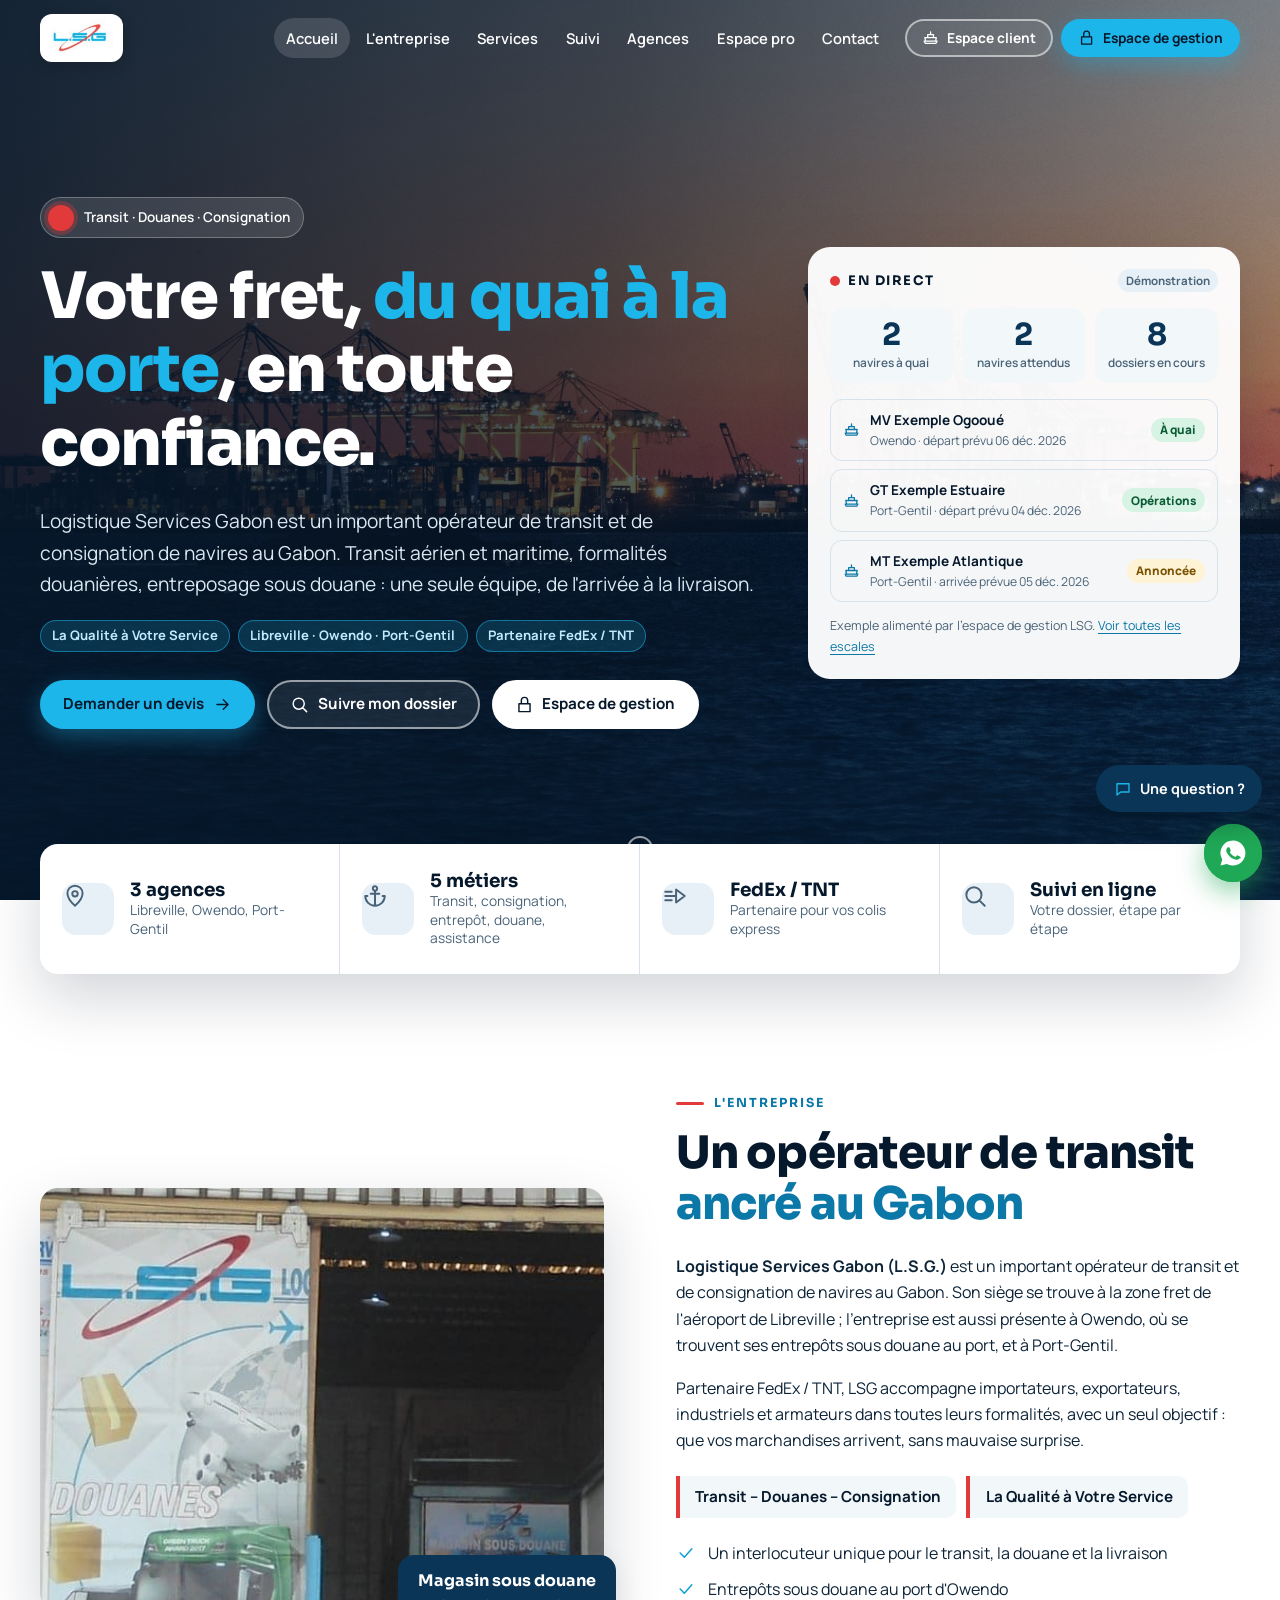
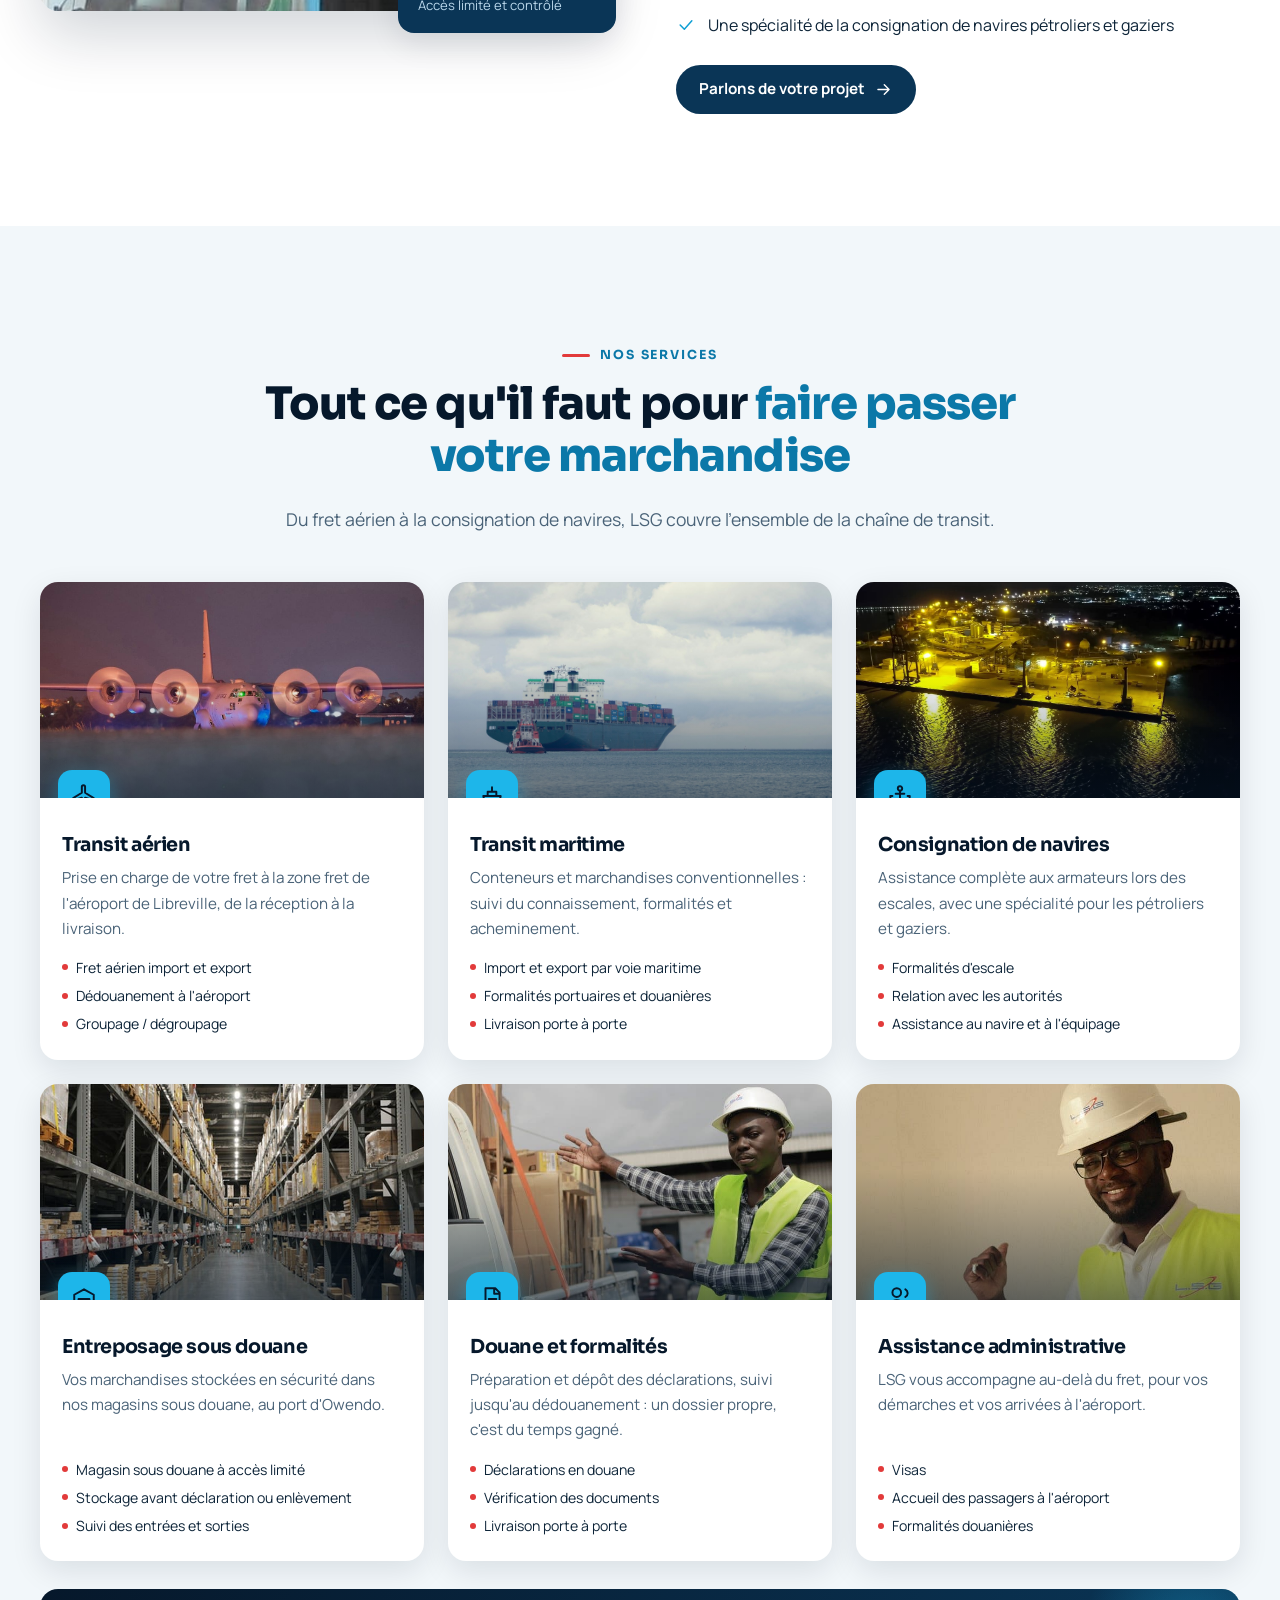
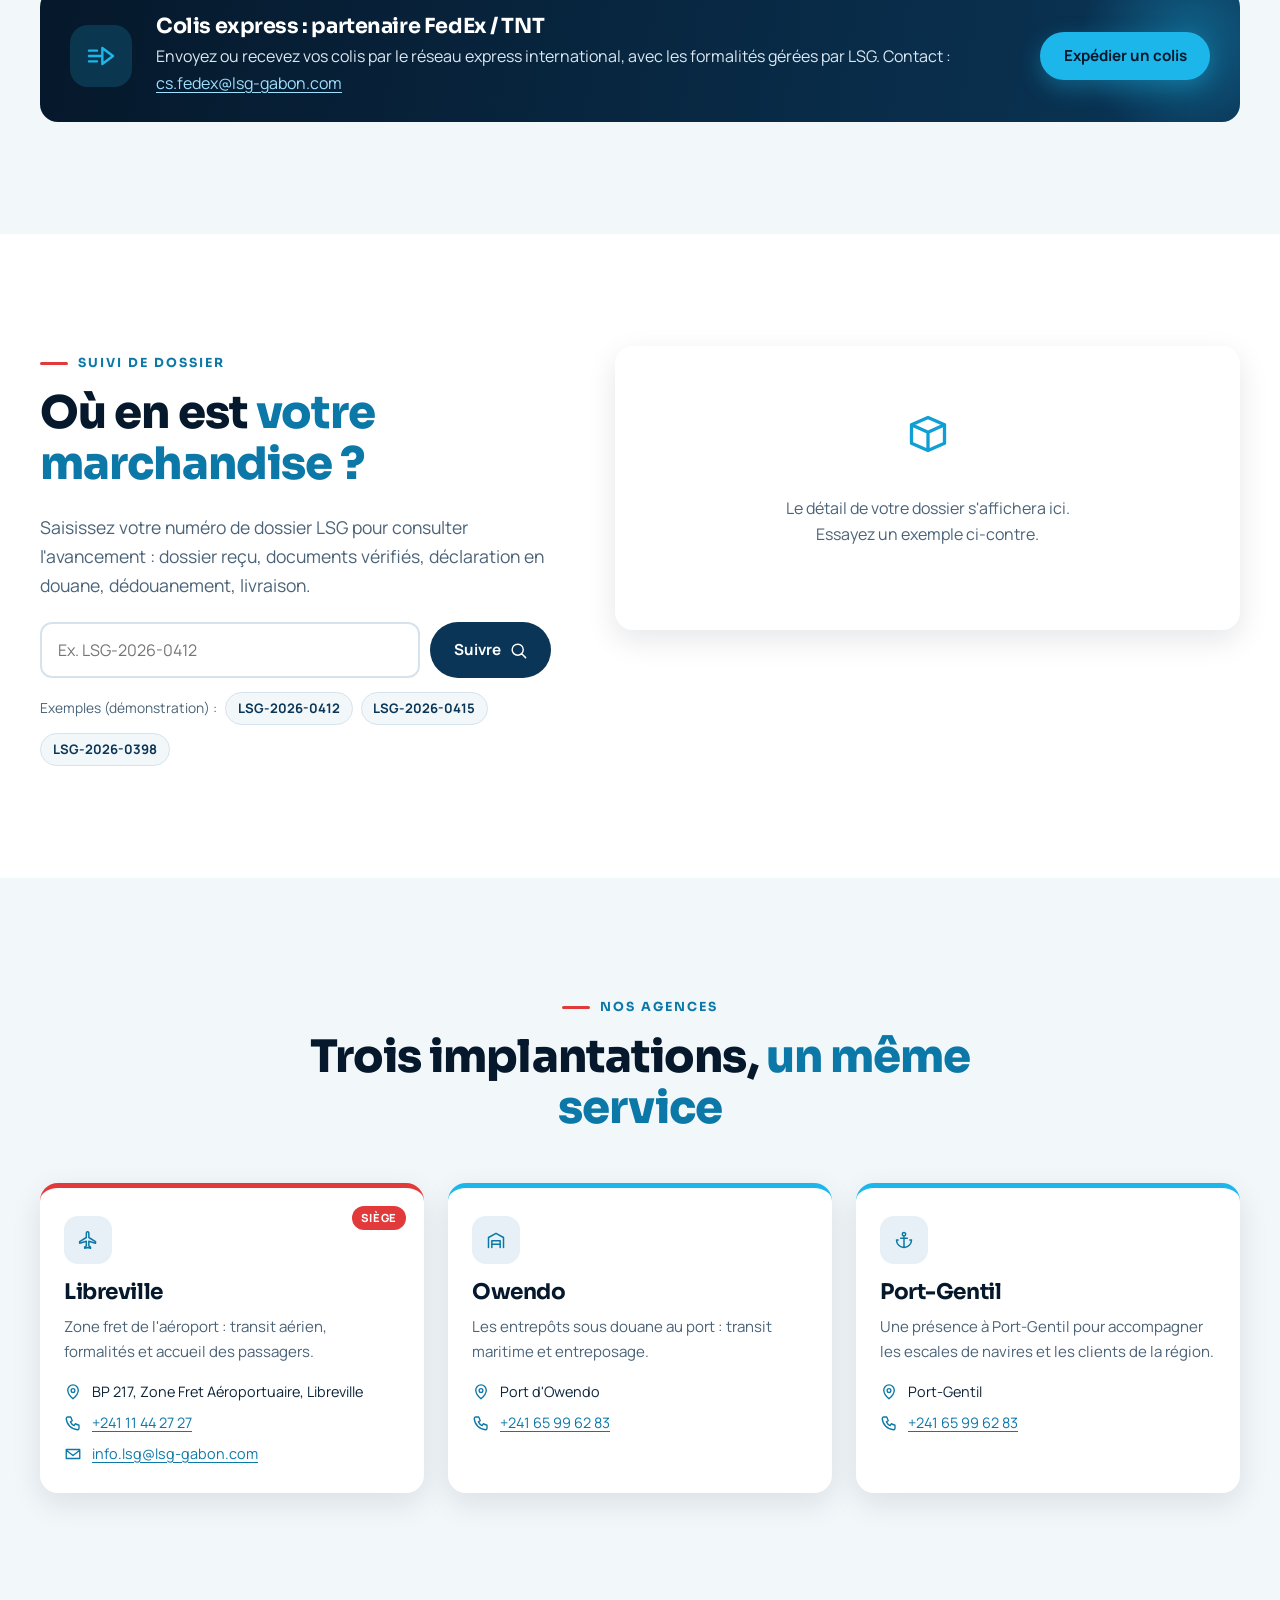
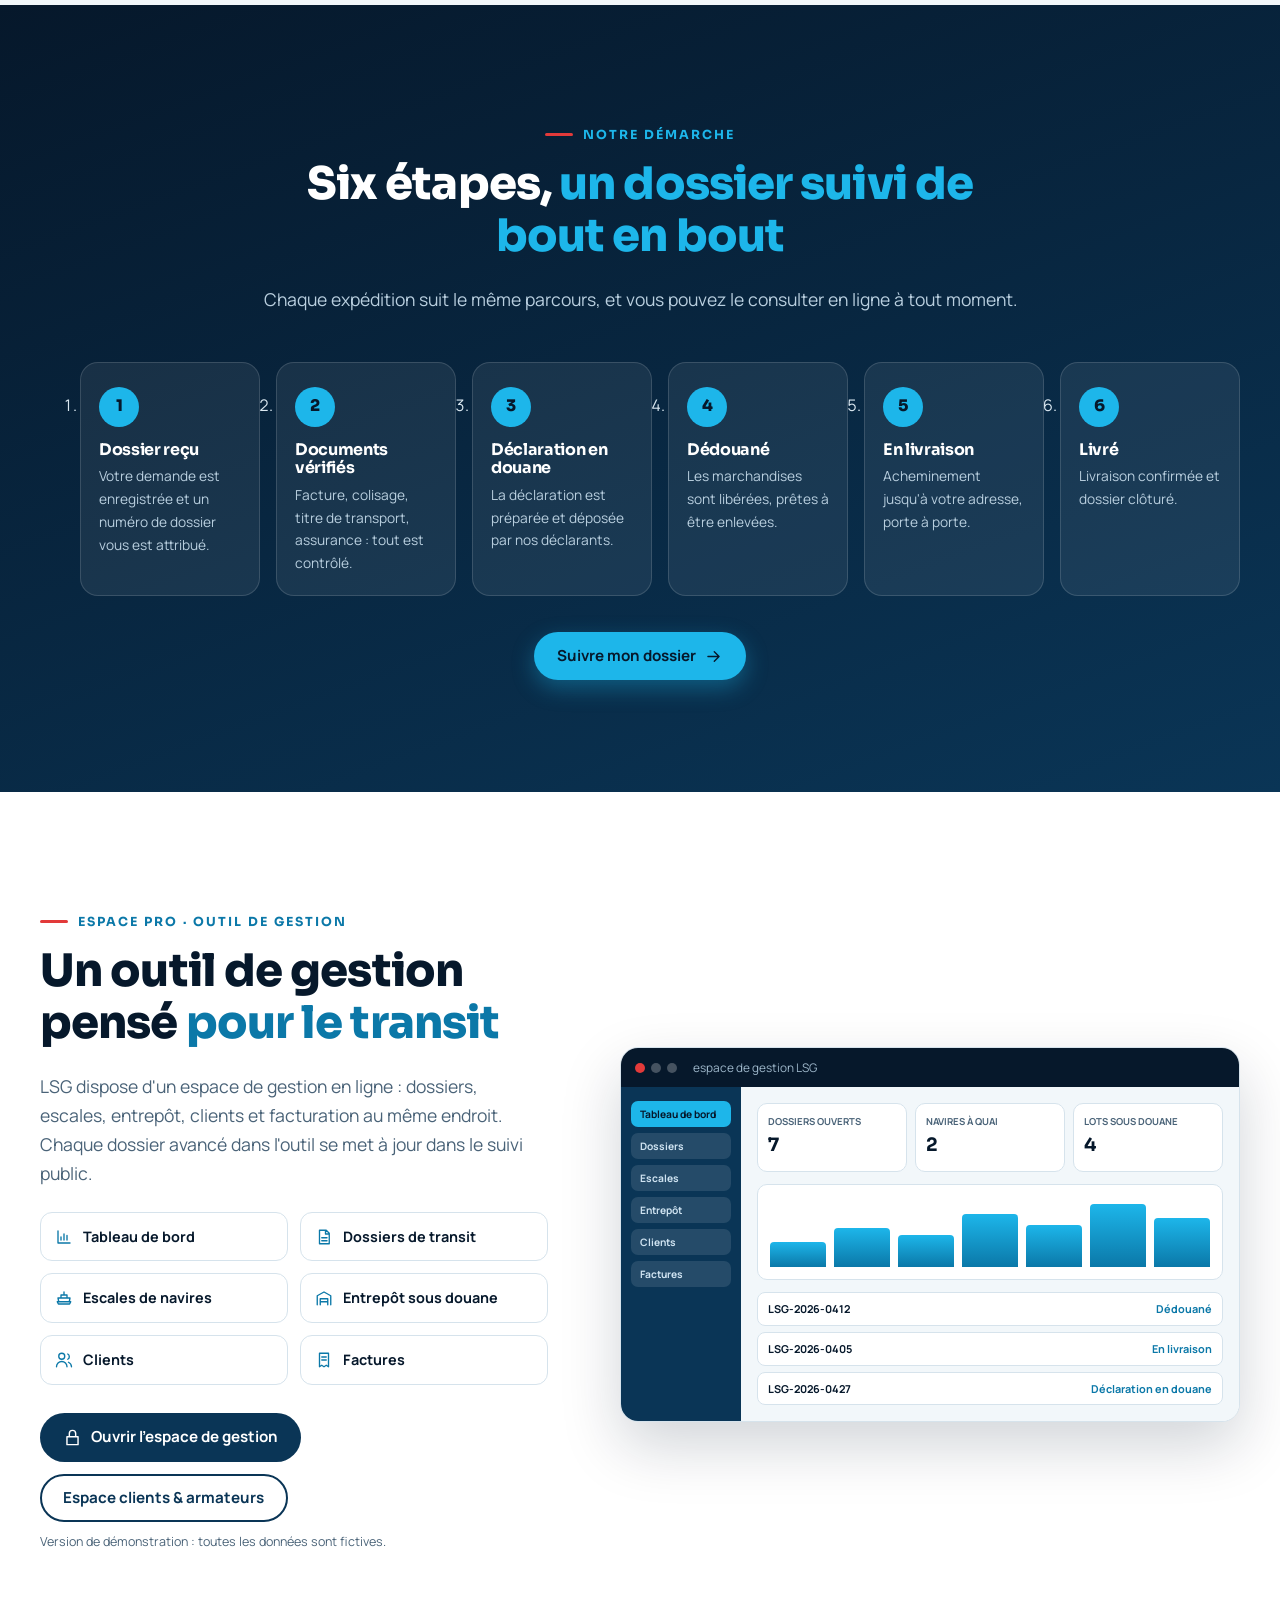
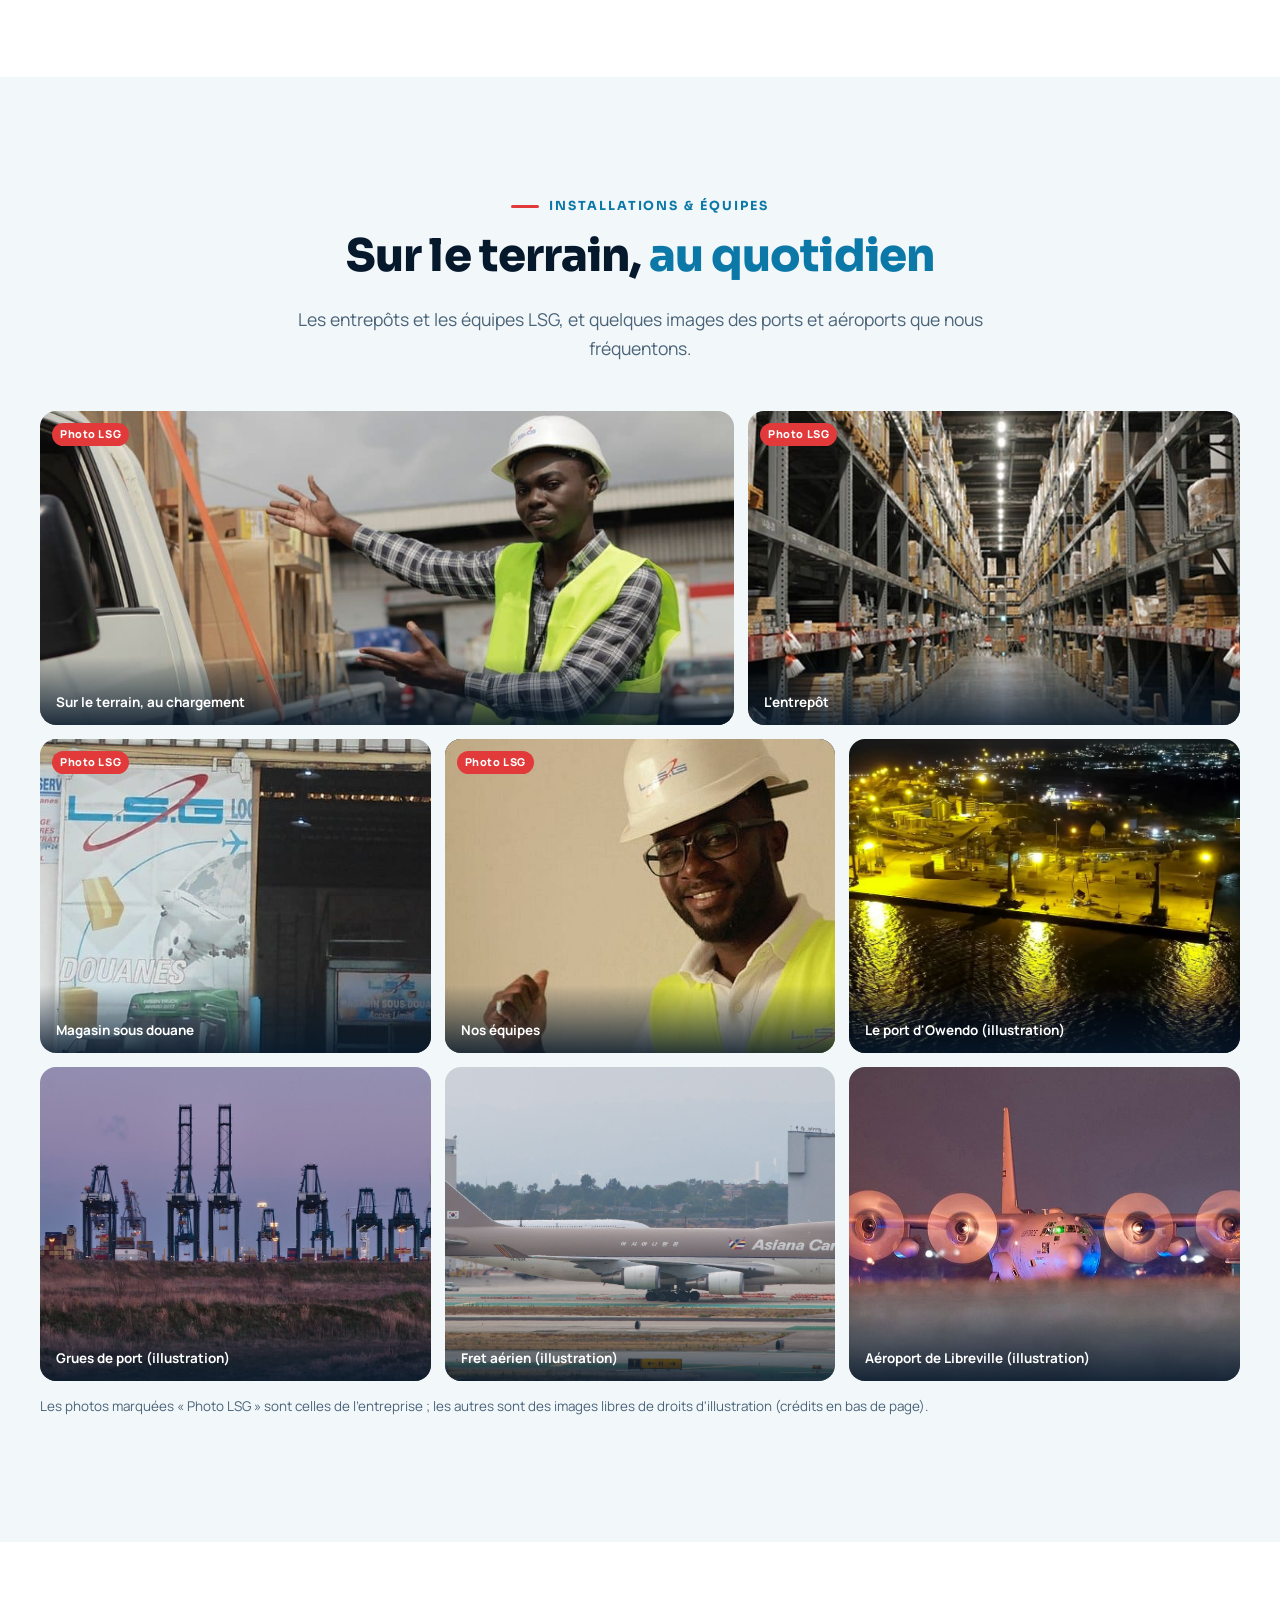
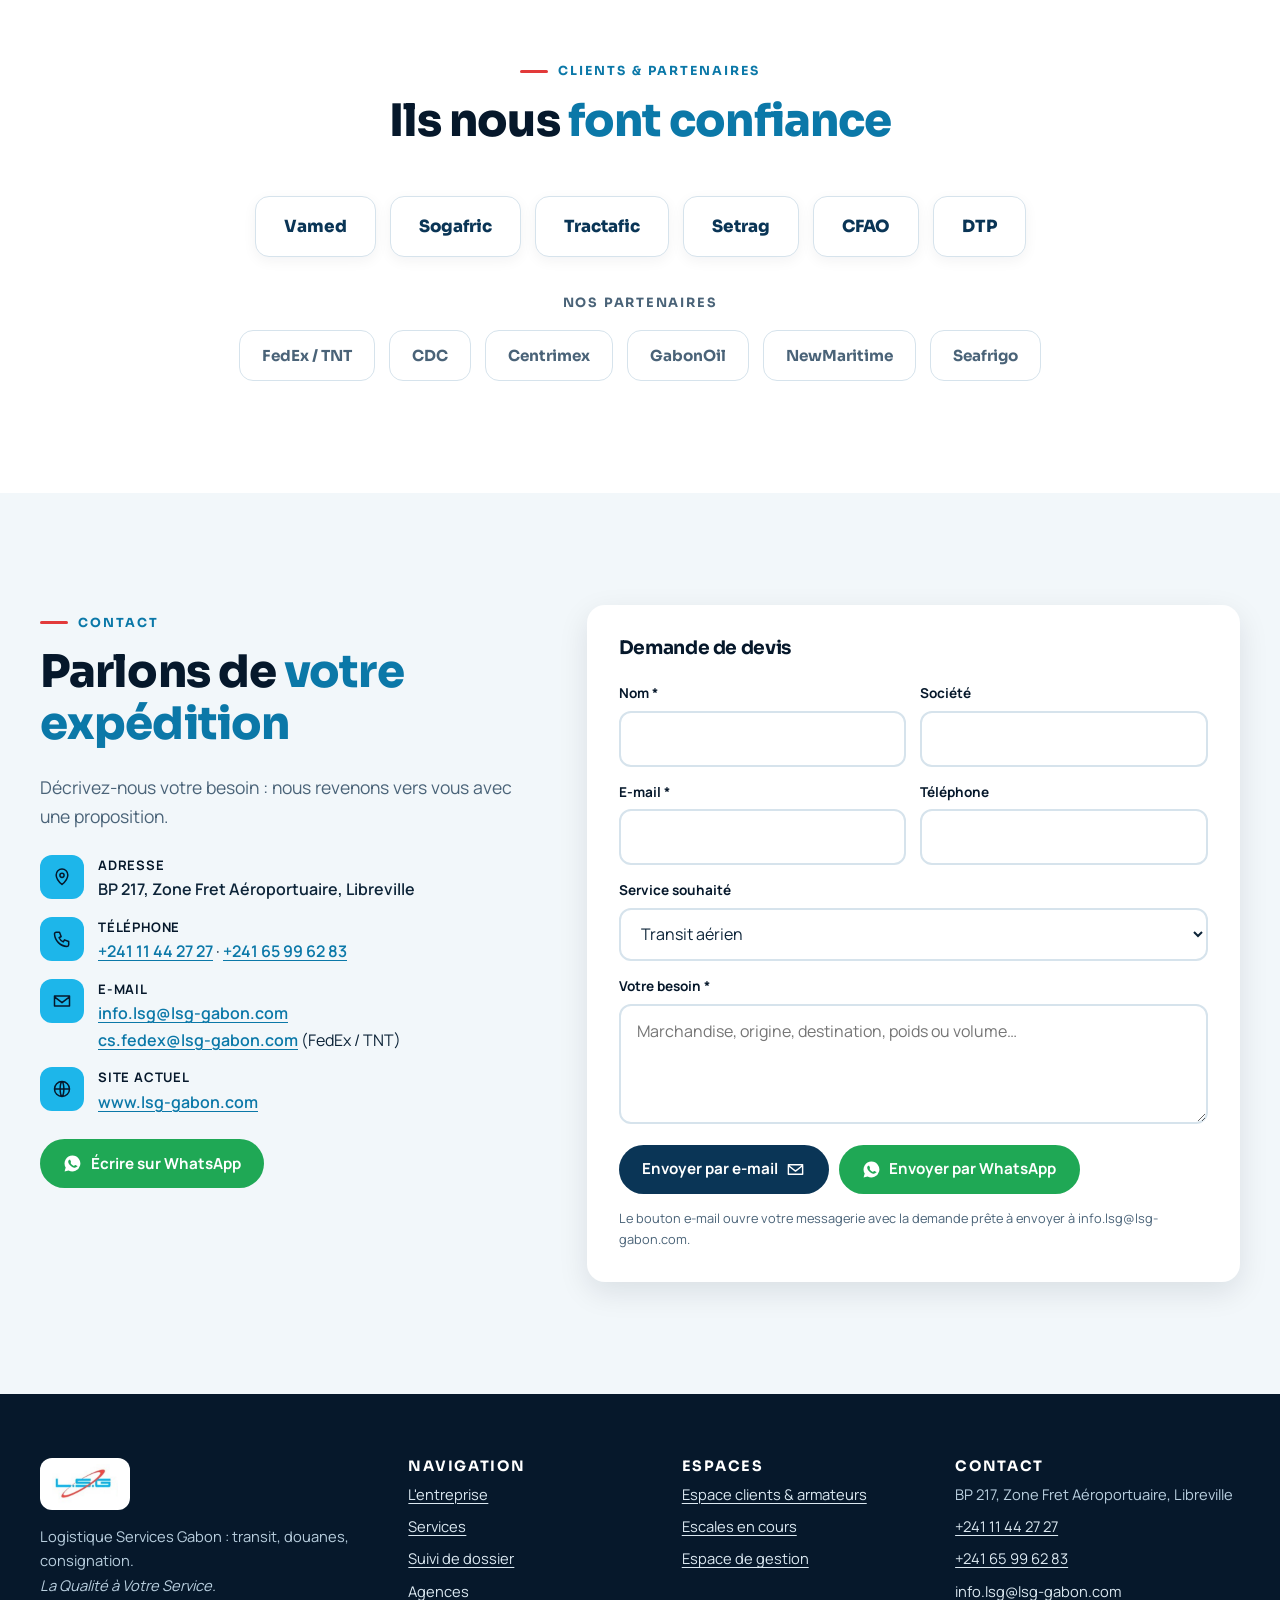
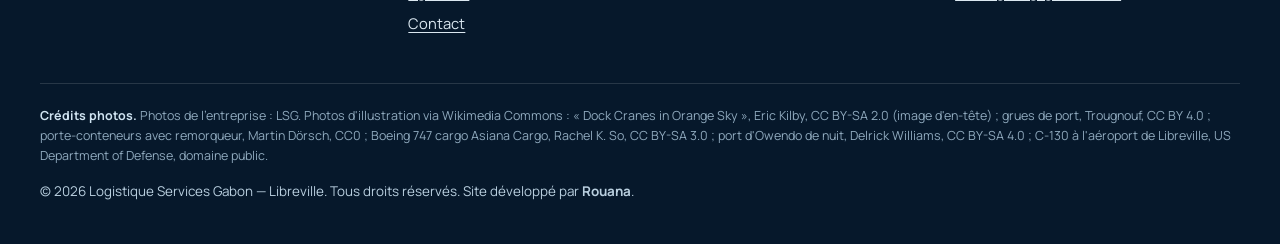
<file: index.html>
<!DOCTYPE html>
<html lang="fr">
<head>
<meta charset="UTF-8">
<meta name="viewport" content="width=device-width, initial-scale=1, viewport-fit=cover">
<title>LSG — Logistique Services Gabon · Transit, douanes, consignation</title>
<meta name="description" content="LSG — Logistique Services Gabon : transit aérien et maritime, consignation de navires, entreposage sous douane et assistance administrative. Agences à Libreville, Owendo et Port-Gentil. Partenaire FedEx / TNT.">
<meta name="theme-color" content="#06182b">
<meta property="og:type" content="website">
<meta property="og:locale" content="fr_FR">
<meta property="og:site_name" content="LSG — Logistique Services Gabon">
<meta property="og:title" content="LSG — Transit, douanes, consignation au Gabon">
<meta property="og:description" content="Transit aérien et maritime, consignation de navires, entreposage sous douane. Libreville · Owendo · Port-Gentil.">
<meta property="og:image" content="assets/img/hero-grues.jpg">
<meta name="twitter:card" content="summary_large_image">
<link rel="icon" type="image/png" href="assets/img/logo.png">
<link rel="preconnect" href="https://fonts.googleapis.com">
<link rel="preconnect" href="https://fonts.gstatic.com" crossorigin>
<link href="https://fonts.googleapis.com/css2?family=Sora:wght@600;700;800&family=Manrope:wght@400;500;600;700;800&display=swap" rel="stylesheet">
<link rel="stylesheet" href="assets/css/site.css">
<script type="application/ld+json">
{
  "@context": "https://schema.org",
  "@type": "Organization",
  "name": "Logistique Services Gabon",
  "alternateName": "LSG",
  "url": "https://www.lsg-gabon.com",
  "logo": "assets/img/logo.png",
  "email": "info.lsg@lsg-gabon.com",
  "telephone": "+241 11 44 27 27",
  "address": { "@type": "PostalAddress", "streetAddress": "BP 217, Zone Fret Aéroportuaire", "addressLocality": "Libreville", "addressCountry": "GA" }
}
</script>
</head>
<body id="top">
<svg width="0" height="0" style="position:absolute" aria-hidden="true" focusable="false">
  <defs>
    <symbol id="i-plane" viewBox="0 0 24 24"><path d="M21 16v-2l-8-5V3.5a1.5 1.5 0 0 0-3 0V9l-8 5v2l8-2.5V19l-2 1.5V22l3.5-1 3.5 1v-1.5L13 19v-5.5z"/></symbol>
    <symbol id="i-ship" viewBox="0 0 24 24"><path d="M3 17l1.5 3h15L21 17H3zM5 17l-1-5h16l-1 5M8 12V8h8v4M12 4v4"/></symbol>
    <symbol id="i-anchor" viewBox="0 0 24 24"><path d="M12 7a2 2 0 1 0 0-4 2 2 0 0 0 0 4zM12 7v14M5 12H3a9 9 0 0 0 18 0h-2M8 10h8"/></symbol>
    <symbol id="i-warehouse" viewBox="0 0 24 24"><path d="M3 21V9l9-5 9 5v12M7 21v-8h10v8M7 17h10"/></symbol>
    <symbol id="i-doc" viewBox="0 0 24 24"><path d="M6 3h9l4 4v14H6zM14 3v5h5M9 13h7M9 17h7"/></symbol>
    <symbol id="i-box" viewBox="0 0 24 24"><path d="M3 7l9-4 9 4v10l-9 4-9-4zM3 7l9 4 9-4M12 11v10"/></symbol>
    <symbol id="i-truck" viewBox="0 0 24 24"><path d="M2 6h12v10H2zM14 10h4l4 3v3h-8M6 17.5a1.5 1.5 0 1 0 0 .01M18 17.5a1.5 1.5 0 1 0 0 .01"/></symbol>
    <symbol id="i-phone" viewBox="0 0 24 24"><path d="M5 4h4l2 5-2.5 1.5a11 11 0 0 0 5 5L15 13l5 2v4a2 2 0 0 1-2 2A16 16 0 0 1 3 6a2 2 0 0 1 2-2z"/></symbol>
    <symbol id="i-mail" viewBox="0 0 24 24"><path d="M3 6h18v12H3zM3 7l9 7 9-7"/></symbol>
    <symbol id="i-pin" viewBox="0 0 24 24"><path d="M12 21s-7-6-7-11.5A7 7 0 0 1 19 9.5C19 15 12 21 12 21zM12 7.5a2.5 2.5 0 1 0 0 5 2.5 2.5 0 0 0 0-5z"/></symbol>
    <symbol id="i-wa" viewBox="0 0 24 24"><path d="M12 2a10 10 0 0 0-8.6 15.1L2 22l5-1.3A10 10 0 1 0 12 2zm5.2 14.1c-.2.6-1.3 1.2-1.8 1.2-.5.1-1 .2-3.2-.7-2.7-1.1-4.4-3.8-4.5-4-.1-.2-1.100-1.400-1.100-2.700s.7-1.900.9-2.200c.2-.2.5-.3.7-.3h.5c.2 0 .4 0 .6.5l.8 1.900c.1.200.1.4 0 .5l-.4.6c-.1.200-.3.300-.1.600.2.300.8 1.300 1.700 2.100 1.100 1 2.100 1.300 2.400 1.400.3.100.4.100.6-.1l.8-.9c.2-.3.4-.2.6-.1l1.800.9c.3.100.5.200.5.300.1.200.1.700-.1 1.300z"/></symbol>
    <symbol id="i-lock" viewBox="0 0 24 24"><path d="M5 11h14v10H5zM8 11V7a4 4 0 0 1 8 0v4"/></symbol>
    <symbol id="i-search" viewBox="0 0 24 24"><path d="M11 4a7 7 0 1 0 0 14 7 7 0 0 0 0-14zM21 21l-5-5"/></symbol>
    <symbol id="i-check" viewBox="0 0 24 24"><path d="M5 12l5 5 9-10"/></symbol>
    <symbol id="i-arrow" viewBox="0 0 24 24"><path d="M5 12h14M13 6l6 6-6 6"/></symbol>
    <symbol id="i-users" viewBox="0 0 24 24"><path d="M9 11a4 4 0 1 0 0-8 4 4 0 0 0 0 8zM2 21a7 7 0 0 1 14 0M17 4a4 4 0 0 1 0 7M22 21a7 7 0 0 0-4-6"/></symbol>
    <symbol id="i-globe" viewBox="0 0 24 24"><path d="M12 3a9 9 0 1 0 0 18 9 9 0 0 0 0-18zM3 12h18M12 3c3 3 3 15 0 18M12 3c-3 3-3 15 0 18"/></symbol>
    <symbol id="i-clock" viewBox="0 0 24 24"><path d="M12 3a9 9 0 1 0 0 18 9 9 0 0 0 0-18zM12 7v5l3 2"/></symbol>
    <symbol id="i-shield" viewBox="0 0 24 24"><path d="M12 3l8 3v6c0 5-3.5 8-8 9-4.5-1-8-4-8-9V6zM9 12l2 2 4-4"/></symbol>
    <symbol id="i-chart" viewBox="0 0 24 24"><path d="M4 20V4M4 20h16M8 16v-4M12 16V8M16 16v-6"/></symbol>
    <symbol id="i-msg" viewBox="0 0 24 24"><path d="M4 5h16v11H9l-5 4z"/></symbol>
    <symbol id="i-x" viewBox="0 0 24 24"><path d="M6 6l12 12M18 6L6 18"/></symbol>
    <symbol id="i-prev" viewBox="0 0 24 24"><path d="M15 5l-7 7 7 7"/></symbol>
    <symbol id="i-next" viewBox="0 0 24 24"><path d="M9 5l7 7-7 7"/></symbol>
    <symbol id="i-info" viewBox="0 0 24 24"><path d="M12 3a9 9 0 1 0 0 18 9 9 0 0 0 0-18zM12 11v5M12 8v.01"/></symbol>
    <symbol id="i-receipt" viewBox="0 0 24 24"><path d="M6 3h12v18l-3-2-3 2-3-2-3 2zM9 8h6M9 12h6"/></symbol>
    <symbol id="i-express" viewBox="0 0 24 24"><path d="M3 12h10M3 8h6M3 16h6M13 6l8 6-8 6z"/></symbol>
  </defs>
</svg>
<a class="skip" href="#contenu">Aller au contenu</a>

<!-- ============ EN-TÊTE ============ -->
<header class="header" id="header">
  <div class="container header__inner">
    <a href="#accueil" class="brand" aria-label="LSG — Logistique Services Gabon, accueil">
      <span class="brand__logo"><img src="assets/img/logo.png" alt="LSG — Logistique Services Gabon" width="76" height="38"></span>
    </a>
    <nav class="nav" id="nav" aria-label="Navigation principale">
      <a class="lnk" href="#accueil">Accueil</a>
      <a class="lnk" href="#entreprise">L'entreprise</a>
      <a class="lnk" href="#services">Services</a>
      <a class="lnk" href="#suivi">Suivi</a>
      <a class="lnk" href="#agences">Agences</a>
      <a class="lnk" href="#espace-pro">Espace pro</a>
      <a class="lnk" href="#contact">Contact</a>
      <div class="nav__btns">
        <a href="clients.html" class="btn btn--ghost btn--sm"><svg class="ico" aria-hidden="true"><use href="#i-ship"/></svg>Espace client</a>
        <a href="espace/index.html" class="btn btn--cyan btn--sm"><svg class="ico" aria-hidden="true"><use href="#i-lock"/></svg>Espace de gestion</a>
      </div>
    </nav>
    <button class="burger" id="burger" type="button" aria-label="Ouvrir le menu" aria-expanded="false" aria-controls="nav"><span></span><span></span><span></span></button>
  </div>
</header>

<main id="contenu">

<!-- ============ HÉRO ============ -->
<section class="hero" id="accueil">
  <div class="hero__bg" role="img" aria-label="Grues portuaires au crépuscule, ciel orangé (photo d'illustration)"></div>
  <div class="container hero__wrap">
    <div>
      <p class="hero__badge reveal"><i aria-hidden="true"></i>Transit · Douanes · Consignation</p>
      <h1 class="reveal d1">Votre fret, <em>du quai à la porte</em>, en toute confiance.</h1>
      <p class="hero__lead reveal d2">Logistique Services Gabon est un important opérateur de transit et de consignation de navires au Gabon. Transit aérien et maritime, formalités douanières, entreposage sous douane : une seule équipe, de l'arrivée à la livraison.</p>
      <p class="hero__tags reveal d2" aria-label="Points clés"><span>La Qualité à Votre Service</span><span>Libreville · Owendo · Port-Gentil</span><span>Partenaire FedEx / TNT</span></p>
      <div class="hero__actions reveal d3">
        <a href="#contact" class="btn btn--cyan">Demander un devis <svg class="ico" aria-hidden="true"><use href="#i-arrow"/></svg></a>
        <a href="#suivi" class="btn btn--ghost"><svg class="ico" aria-hidden="true"><use href="#i-search"/></svg>Suivre mon dossier</a>
        <a href="espace/index.html" class="btn btn--white"><svg class="ico" aria-hidden="true"><use href="#i-lock"/></svg>Espace de gestion</a>
      </div>
    </div>
    <aside class="live reveal d2" id="live" aria-label="Activité en direct, données de démonstration">
      <div class="live__head"><span class="live__dot">En direct</span><span class="live__demo">Démonstration</span></div>
      <div class="live__stats">
        <div><b id="live-quai">–</b><span>navires à quai</span></div>
        <div><b id="live-att">–</b><span>navires attendus</span></div>
        <div><b id="live-dos">–</b><span>dossiers en cours</span></div>
      </div>
      <ul class="live__list" id="live-list"></ul>
      <p class="live__foot">Exemple alimenté par l'espace de gestion LSG. <a href="clients.html#escales">Voir toutes les escales</a></p>
    </aside>
  </div>
  <span class="hero__scroll" aria-hidden="true"></span>
</section>

<!-- ============ FAITS ============ -->
<section class="facts" aria-label="LSG en bref">
  <div class="container">
    <div class="facts__grid reveal">
      <div class="fact"><span class="fact__ico"><svg class="ico" aria-hidden="true"><use href="#i-pin"/></svg></span><div><b>3 agences</b><span>Libreville, Owendo, Port-Gentil</span></div></div>
      <div class="fact"><span class="fact__ico"><svg class="ico" aria-hidden="true"><use href="#i-anchor"/></svg></span><div><b>5 métiers</b><span>Transit, consignation, entrepôt, douane, assistance</span></div></div>
      <div class="fact"><span class="fact__ico"><svg class="ico" aria-hidden="true"><use href="#i-express"/></svg></span><div><b>FedEx / TNT</b><span>Partenaire pour vos colis express</span></div></div>
      <div class="fact"><span class="fact__ico"><svg class="ico" aria-hidden="true"><use href="#i-search"/></svg></span><div><b>Suivi en ligne</b><span>Votre dossier, étape par étape</span></div></div>
    </div>
  </div>
</section>

<!-- ============ ENTREPRISE ============ -->
<section class="section" id="entreprise">
  <div class="container about">
    <div class="about__media reveal">
      <img src="assets/img/facade-agence.jpg" alt="Entrée de l'entrepôt LSG avec affiches Transit et Douanes et accès au magasin sous douane" width="1200" height="400" loading="lazy">
      <div class="about__badge"><b>Magasin sous douane</b><span>Accès limité et contrôlé</span></div>
    </div>
    <div>
      <p class="eyebrow reveal">L'entreprise</p>
      <h2 class="title reveal">Un opérateur de transit <em>ancré au Gabon</em></h2>
      <p class="reveal"><strong>Logistique Services Gabon (L.S.G.)</strong> est un important opérateur de transit et de consignation de navires au Gabon. Son siège se trouve à la zone fret de l'aéroport de Libreville ; l'entreprise est aussi présente à Owendo, où se trouvent ses entrepôts sous douane au port, et à Port-Gentil.</p>
      <p class="reveal">Partenaire FedEx / TNT, LSG accompagne importateurs, exportateurs, industriels et armateurs dans toutes leurs formalités, avec un seul objectif : que vos marchandises arrivent, sans mauvaise surprise.</p>
      <div class="slogans reveal"><span>Transit – Douanes – Consignation</span><span>La Qualité à Votre Service</span></div>
      <ul class="checks reveal">
        <li><svg class="ico" aria-hidden="true"><use href="#i-check"/></svg><span>Un interlocuteur unique pour le transit, la douane et la livraison</span></li>
        <li><svg class="ico" aria-hidden="true"><use href="#i-check"/></svg><span>Entrepôts sous douane au port d'Owendo</span></li>
        <li><svg class="ico" aria-hidden="true"><use href="#i-check"/></svg><span>Une spécialité de la consignation de navires pétroliers et gaziers</span></li>
      </ul>
      <a href="#contact" class="btn btn--navy reveal">Parlons de votre projet <svg class="ico" aria-hidden="true"><use href="#i-arrow"/></svg></a>
    </div>
  </div>
</section>

<!-- ============ SERVICES ============ -->
<section class="section section--bg" id="services">
  <div class="container">
    <div class="head head--c">
      <p class="eyebrow reveal">Nos services</p>
      <h2 class="title reveal">Tout ce qu'il faut pour <em>faire passer votre marchandise</em></h2>
      <p class="lead reveal">Du fret aérien à la consignation de navires, LSG couvre l'ensemble de la chaîne de transit.</p>
    </div>
    <div class="services">
      <article class="svc reveal">
        <div class="svc__img"><img src="assets/img/fret-aerien.jpg" alt="Avion cargo à l'aéroport de Libreville de nuit (photo d'illustration)" width="1600" height="583" loading="lazy"><span class="svc__ico"><svg class="ico" aria-hidden="true"><use href="#i-plane"/></svg></span></div>
        <div class="svc__body"><h3>Transit aérien</h3><p>Prise en charge de votre fret à la zone fret de l'aéroport de Libreville, de la réception à la livraison.</p>
          <ul><li>Fret aérien import et export</li><li>Dédouanement à l'aéroport</li><li>Groupage / dégroupage</li></ul></div>
      </article>
      <article class="svc reveal d1">
        <div class="svc__img"><img src="assets/img/porte-conteneurs.jpg" alt="Porte-conteneurs escorté par un remorqueur (photo d'illustration)" width="1800" height="1020" loading="lazy"><span class="svc__ico"><svg class="ico" aria-hidden="true"><use href="#i-ship"/></svg></span></div>
        <div class="svc__body"><h3>Transit maritime</h3><p>Conteneurs et marchandises conventionnelles : suivi du connaissement, formalités et acheminement.</p>
          <ul><li>Import et export par voie maritime</li><li>Formalités portuaires et douanières</li><li>Livraison porte à porte</li></ul></div>
      </article>
      <article class="svc reveal d2">
        <div class="svc__img"><img src="assets/img/port-owendo.jpg" alt="Le port d'Owendo, Gabon, vu de nuit (photo d'illustration)" width="1600" height="667" loading="lazy"><span class="svc__ico"><svg class="ico" aria-hidden="true"><use href="#i-anchor"/></svg></span></div>
        <div class="svc__body"><h3>Consignation de navires</h3><p>Assistance complète aux armateurs lors des escales, avec une spécialité pour les pétroliers et gaziers.</p>
          <ul><li>Formalités d'escale</li><li>Relation avec les autorités</li><li>Assistance au navire et à l'équipage</li></ul></div>
      </article>
      <article class="svc reveal">
        <div class="svc__img"><img src="assets/img/entrepot.jpg" alt="Allée d'entrepôt avec rayonnages de marchandises" width="1200" height="400" loading="lazy"><span class="svc__ico"><svg class="ico" aria-hidden="true"><use href="#i-warehouse"/></svg></span></div>
        <div class="svc__body"><h3>Entreposage sous douane</h3><p>Vos marchandises stockées en sécurité dans nos magasins sous douane, au port d'Owendo.</p>
          <ul><li>Magasin sous douane à accès limité</li><li>Stockage avant déclaration ou enlèvement</li><li>Suivi des entrées et sorties</li></ul></div>
      </article>
      <article class="svc reveal d1">
        <div class="svc__img"><img src="assets/img/equipe-terrain.jpg" alt="Agent LSG en gilet et casque guidant un camion chargé" width="1200" height="400" loading="lazy"><span class="svc__ico"><svg class="ico" aria-hidden="true"><use href="#i-doc"/></svg></span></div>
        <div class="svc__body"><h3>Douane et formalités</h3><p>Préparation et dépôt des déclarations, suivi jusqu'au dédouanement : un dossier propre, c'est du temps gagné.</p>
          <ul><li>Déclarations en douane</li><li>Vérification des documents</li><li>Livraison porte à porte</li></ul></div>
      </article>
      <article class="svc reveal d2">
        <div class="svc__img"><img src="assets/img/equipe-portrait.jpg" alt="Agent LSG souriant, casque et gilet siglés L.S.G" width="1200" height="400" loading="lazy" style="object-position:70% 40%"><span class="svc__ico"><svg class="ico" aria-hidden="true"><use href="#i-users"/></svg></span></div>
        <div class="svc__body"><h3>Assistance administrative</h3><p>LSG vous accompagne au-delà du fret, pour vos démarches et vos arrivées à l'aéroport.</p>
          <ul><li>Visas</li><li>Accueil des passagers à l'aéroport</li><li>Formalités douanières</li></ul></div>
      </article>
    </div>
    <div class="express reveal">
      <span class="express__ico"><svg class="ico" aria-hidden="true"><use href="#i-express"/></svg></span>
      <div><h3>Colis express : partenaire FedEx / TNT</h3><p>Envoyez ou recevez vos colis par le réseau express international, avec les formalités gérées par LSG. Contact : <a href="mailto:cs.fedex@lsg-gabon.com" style="color:#9fe0ff">cs.fedex@lsg-gabon.com</a></p></div>
      <a href="#contact" class="btn btn--cyan">Expédier un colis</a>
    </div>
  </div>
</section>

<!-- ============ SUIVI ============ -->
<section class="section" id="suivi">
  <div class="container track">
    <div class="reveal">
      <p class="eyebrow">Suivi de dossier</p>
      <h2 class="title">Où en est <em>votre marchandise ?</em></h2>
      <p class="lead">Saisissez votre numéro de dossier LSG pour consulter l'avancement : dossier reçu, documents vérifiés, déclaration en douane, dédouanement, livraison.</p>
      <form class="track__form" data-track data-out="#track-out" novalidate>
        <label class="sr" for="track-in">Numéro de dossier</label>
        <input class="input" id="track-in" type="text" placeholder="Ex. LSG-2026-0412" autocomplete="off" inputmode="text" aria-describedby="track-ex">
        <button type="submit" class="btn btn--navy">Suivre <svg class="ico" aria-hidden="true"><use href="#i-search"/></svg></button>
      </form>
      <div class="examples" id="track-ex"><span>Exemples (démonstration) :</span>
        <button type="button" class="chip" data-ex="LSG-2026-0412">LSG-2026-0412</button>
        <button type="button" class="chip" data-ex="LSG-2026-0415">LSG-2026-0415</button>
        <button type="button" class="chip" data-ex="LSG-2026-0398">LSG-2026-0398</button>
      </div>
    </div>
    <div class="card reveal d1">
      <div class="track__out" id="track-out" aria-live="polite">
        <div class="empty"><svg class="ico" aria-hidden="true"><use href="#i-box"/></svg><p>Le détail de votre dossier s'affichera ici.<br>Essayez un exemple ci-contre.</p></div>
      </div>
    </div>
  </div>
</section>

<!-- ============ AGENCES ============ -->
<section class="section section--bg" id="agences">
  <div class="container">
    <div class="head head--c">
      <p class="eyebrow reveal">Nos agences</p>
      <h2 class="title reveal">Trois implantations, <em>un même service</em></h2>
    </div>
    <div class="agences">
      <article class="ag ag--hq reveal">
        <span class="ag__tag">Siège</span>
        <div class="ag__ico"><svg class="ico" aria-hidden="true"><use href="#i-plane"/></svg></div>
        <h3>Libreville</h3>
        <p>Zone fret de l'aéroport : transit aérien, formalités et accueil des passagers.</p>
        <ul>
          <li><svg class="ico" aria-hidden="true"><use href="#i-pin"/></svg><span>BP 217, Zone Fret Aéroportuaire, Libreville</span></li>
          <li><svg class="ico" aria-hidden="true"><use href="#i-phone"/></svg><a href="tel:+24111442727">+241 11 44 27 27</a></li>
          <li><svg class="ico" aria-hidden="true"><use href="#i-mail"/></svg><a href="mailto:info.lsg@lsg-gabon.com">info.lsg@lsg-gabon.com</a></li>
        </ul>
      </article>
      <article class="ag reveal d1">
        <div class="ag__ico"><svg class="ico" aria-hidden="true"><use href="#i-warehouse"/></svg></div>
        <h3>Owendo</h3>
        <p>Les entrepôts sous douane au port : transit maritime et entreposage.</p>
        <ul>
          <li><svg class="ico" aria-hidden="true"><use href="#i-pin"/></svg><span>Port d'Owendo</span></li>
          <li><svg class="ico" aria-hidden="true"><use href="#i-phone"/></svg><a href="tel:+24165996283">+241 65 99 62 83</a></li>
        </ul>
      </article>
      <article class="ag reveal d2">
        <div class="ag__ico"><svg class="ico" aria-hidden="true"><use href="#i-anchor"/></svg></div>
        <h3>Port-Gentil</h3>
        <p>Une présence à Port-Gentil pour accompagner les escales de navires et les clients de la région.</p>
        <ul>
          <li><svg class="ico" aria-hidden="true"><use href="#i-pin"/></svg><span>Port-Gentil</span></li>
          <li><svg class="ico" aria-hidden="true"><use href="#i-phone"/></svg><a href="tel:+24165996283">+241 65 99 62 83</a></li>
        </ul>
      </article>
    </div>
  </div>
</section>

<!-- ============ DÉMARCHE ============ -->
<section class="section section--navy" id="demarche">
  <div class="container">
    <div class="head head--c">
      <p class="eyebrow reveal">Notre démarche</p>
      <h2 class="title reveal">Six étapes, <em>un dossier suivi de bout en bout</em></h2>
      <p class="lead reveal">Chaque expédition suit le même parcours, et vous pouvez le consulter en ligne à tout moment.</p>
    </div>
    <ol class="steps">
      <li class="step reveal"><h3>Dossier reçu</h3><p>Votre demande est enregistrée et un numéro de dossier vous est attribué.</p></li>
      <li class="step reveal d1"><h3>Documents vérifiés</h3><p>Facture, colisage, titre de transport, assurance : tout est contrôlé.</p></li>
      <li class="step reveal d2"><h3>Déclaration en douane</h3><p>La déclaration est préparée et déposée par nos déclarants.</p></li>
      <li class="step reveal d1"><h3>Dédouané</h3><p>Les marchandises sont libérées, prêtes à être enlevées.</p></li>
      <li class="step reveal d2"><h3>En livraison</h3><p>Acheminement jusqu'à votre adresse, porte à porte.</p></li>
      <li class="step reveal d3"><h3>Livré</h3><p>Livraison confirmée et dossier clôturé.</p></li>
    </ol>
    <div class="steps-cta reveal"><a href="#suivi" class="btn btn--cyan">Suivre mon dossier <svg class="ico" aria-hidden="true"><use href="#i-arrow"/></svg></a></div>
  </div>
</section>

<!-- ============ ESPACE PRO ============ -->
<section class="section" id="espace-pro">
  <div class="container pro">
    <div>
      <p class="eyebrow reveal">Espace pro · outil de gestion</p>
      <h2 class="title reveal">Un outil de gestion pensé <em>pour le transit</em></h2>
      <p class="lead reveal">LSG dispose d'un espace de gestion en ligne : dossiers, escales, entrepôt, clients et facturation au même endroit. Chaque dossier avancé dans l'outil se met à jour dans le suivi public.</p>
      <ul class="modules reveal">
        <li><svg class="ico" aria-hidden="true"><use href="#i-chart"/></svg>Tableau de bord</li>
        <li><svg class="ico" aria-hidden="true"><use href="#i-doc"/></svg>Dossiers de transit</li>
        <li><svg class="ico" aria-hidden="true"><use href="#i-ship"/></svg>Escales de navires</li>
        <li><svg class="ico" aria-hidden="true"><use href="#i-warehouse"/></svg>Entrepôt sous douane</li>
        <li><svg class="ico" aria-hidden="true"><use href="#i-users"/></svg>Clients</li>
        <li><svg class="ico" aria-hidden="true"><use href="#i-receipt"/></svg>Factures</li>
      </ul>
      <div class="pro__actions reveal">
        <a href="espace/index.html" class="btn btn--navy"><svg class="ico" aria-hidden="true"><use href="#i-lock"/></svg>Ouvrir l'espace de gestion</a>
        <a href="clients.html" class="btn btn--line">Espace clients &amp; armateurs</a>
      </div>
      <p class="demo-note reveal">Version de démonstration : toutes les données sont fictives.</p>
    </div>
    <div class="mock reveal d1" aria-hidden="true">
      <div class="mock__bar"><i></i><i></i><i></i><span>espace de gestion LSG</span></div>
      <div class="mock__body">
        <div class="mock__side"><b class="on">Tableau de bord</b><b>Dossiers</b><b>Escales</b><b>Entrepôt</b><b>Clients</b><b>Factures</b></div>
        <div class="mock__main">
          <div class="mock__kpis"><div><small>Dossiers ouverts</small><b>7</b></div><div><small>Navires à quai</small><b>2</b></div><div><small>Lots sous douane</small><b>4</b></div></div>
          <div class="mock__chart"><i style="height:35%"></i><i style="height:55%"></i><i style="height:45%"></i><i style="height:75%"></i><i style="height:60%"></i><i style="height:90%"></i><i style="height:70%"></i></div>
          <div class="mock__rows"><div>LSG-2026-0412 <span>Dédouané</span></div><div>LSG-2026-0405 <span>En livraison</span></div><div>LSG-2026-0427 <span>Déclaration en douane</span></div></div>
        </div>
      </div>
    </div>
  </div>
</section>

<!-- ============ INSTALLATIONS & ÉQUIPES ============ -->
<section class="section section--bg" id="galerie">
  <div class="container">
    <div class="head head--c">
      <p class="eyebrow reveal">Installations &amp; équipes</p>
      <h2 class="title reveal">Sur le terrain, <em>au quotidien</em></h2>
      <p class="lead reveal">Les entrepôts et les équipes LSG, et quelques images des ports et aéroports que nous fréquentons.</p>
    </div>
    <div class="gal reveal">
      <figure class="g1 real" data-lightbox><img src="assets/img/equipe-terrain.jpg" alt="Agent LSG en gilet et casque guidant un camion chargé" loading="lazy"><figcaption>Sur le terrain, au chargement</figcaption></figure>
      <figure class="g2 real" data-lightbox><img src="assets/img/entrepot.jpg" alt="Allée d'entrepôt avec rayonnages" loading="lazy" style="object-position:50% 50%"><figcaption>L'entrepôt</figcaption></figure>
      <figure class="g3 real" data-lightbox><img src="assets/img/facade-agence.jpg" alt="Façade de l'entrepôt LSG et magasin sous douane" loading="lazy"><figcaption>Magasin sous douane</figcaption></figure>
      <figure class="g4 real" data-lightbox><img src="assets/img/equipe-portrait.jpg" alt="Agent LSG souriant avec casque siglé" loading="lazy" style="object-position:70% 40%"><figcaption>Nos équipes</figcaption></figure>
      <figure class="g5" data-lightbox data-credit="Photo d'illustration, Delrick Williams, CC BY-SA 4.0"><img src="assets/img/port-owendo.jpg" alt="Le port d'Owendo de nuit" loading="lazy"><figcaption>Le port d'Owendo (illustration)</figcaption></figure>
      <figure class="g3" data-lightbox data-credit="Photo d'illustration, Trougnouf, CC BY 4.0"><img src="assets/img/grues-crepuscule.jpg" alt="Grues de port au crépuscule, ciel violet" loading="lazy"><figcaption>Grues de port (illustration)</figcaption></figure>
      <figure class="g4" data-lightbox data-credit="Photo d'illustration, Rachel K. So, CC BY-SA 3.0"><img src="assets/img/cargo-aerien.jpg" alt="Boeing 747 cargo sur une piste" loading="lazy"><figcaption>Fret aérien (illustration)</figcaption></figure>
      <figure class="g5" data-lightbox data-credit="Photo d'illustration, DoD, domaine public"><img src="assets/img/fret-aerien.jpg" alt="Avion cargo C-130 à l'aéroport de Libreville de nuit" loading="lazy"><figcaption>Aéroport de Libreville (illustration)</figcaption></figure>
    </div>
    <p class="gal__note">Les photos marquées « Photo LSG » sont celles de l'entreprise ; les autres sont des images libres de droits d'illustration (crédits en bas de page).</p>
  </div>
</section>

<!-- ============ CLIENTS ============ -->
<section class="section" id="clients">
  <div class="container">
    <div class="head head--c">
      <p class="eyebrow reveal">Clients &amp; partenaires</p>
      <h2 class="title reveal">Ils nous <em>font confiance</em></h2>
    </div>
    <div class="logos reveal"><span>Vamed</span><span>Sogafric</span><span>Tractafic</span><span>Setrag</span><span>CFAO</span><span>DTP</span></div>
    <p class="sub reveal">Nos partenaires</p>
    <div class="logos logos--p reveal"><span>FedEx / TNT</span><span>CDC</span><span>Centrimex</span><span>GabonOil</span><span>NewMaritime</span><span>Seafrigo</span></div>
  </div>
</section>

<!-- ============ CONTACT ============ -->
<section class="section section--bg" id="contact">
  <div class="container contact">
    <div>
      <p class="eyebrow reveal">Contact</p>
      <h2 class="title reveal">Parlons de <em>votre expédition</em></h2>
      <p class="lead reveal">Décrivez-nous votre besoin : nous revenons vers vous avec une proposition.</p>
      <ul class="cinfo reveal">
        <li><span class="cinfo__ico"><svg class="ico" aria-hidden="true"><use href="#i-pin"/></svg></span><div><b>Adresse</b><span>BP 217, Zone Fret Aéroportuaire, Libreville</span></div></li>
        <li><span class="cinfo__ico"><svg class="ico" aria-hidden="true"><use href="#i-phone"/></svg></span><div><b>Téléphone</b><a href="tel:+24111442727">+241 11 44 27 27</a> · <a href="tel:+24165996283">+241 65 99 62 83</a></div></li>
        <li><span class="cinfo__ico"><svg class="ico" aria-hidden="true"><use href="#i-mail"/></svg></span><div><b>E-mail</b><a href="mailto:info.lsg@lsg-gabon.com">info.lsg@lsg-gabon.com</a><br><a href="mailto:cs.fedex@lsg-gabon.com">cs.fedex@lsg-gabon.com</a> (FedEx / TNT)</div></li>
        <li><span class="cinfo__ico"><svg class="ico" aria-hidden="true"><use href="#i-globe"/></svg></span><div><b>Site actuel</b><a href="https://www.lsg-gabon.com" target="_blank" rel="noopener">www.lsg-gabon.com</a></div></li>
      </ul>
      <a class="btn btn--wa reveal" href="https://wa.me/24165996283?text=Bonjour%20LSG%2C%20j%27aimerais%20un%20renseignement." target="_blank" rel="noopener"><svg class="ico" style="fill:currentColor;stroke:none" aria-hidden="true"><use href="#i-wa"/></svg>Écrire sur WhatsApp</a>
    </div>
    <form class="card form reveal d1" data-quote data-subject="Demande de devis — site LSG" novalidate>
      <h3>Demande de devis</h3>
      <div class="form__row">
        <div class="field"><label for="f-nom">Nom *</label><input class="input" id="f-nom" name="nom" data-label="Nom" required autocomplete="name"></div>
        <div class="field"><label for="f-soc">Société</label><input class="input" id="f-soc" name="societe" data-label="Société" autocomplete="organization"></div>
      </div>
      <div class="form__row">
        <div class="field"><label for="f-mail">E-mail *</label><input class="input" id="f-mail" type="email" name="email" data-label="E-mail" required autocomplete="email"></div>
        <div class="field"><label for="f-tel">Téléphone</label><input class="input" id="f-tel" type="tel" name="tel" data-label="Téléphone" autocomplete="tel"></div>
      </div>
      <div class="field"><label for="f-srv">Service souhaité</label>
        <select class="select" id="f-srv" name="service" data-label="Service">
          <option>Transit aérien</option><option>Transit maritime</option><option>Consignation de navire</option><option>Entreposage sous douane</option><option>Douane / formalités</option><option>Colis express FedEx / TNT</option><option>Autre</option>
        </select></div>
      <div class="field"><label for="f-msg">Votre besoin *</label><textarea class="textarea" id="f-msg" name="message" data-label="Besoin" required placeholder="Marchandise, origine, destination, poids ou volume…"></textarea></div>
      <div class="form__btns">
        <button type="submit" class="btn btn--navy">Envoyer par e-mail <svg class="ico" aria-hidden="true"><use href="#i-mail"/></svg></button>
        <button type="button" class="btn btn--wa" data-wa><svg class="ico" style="fill:currentColor;stroke:none" aria-hidden="true"><use href="#i-wa"/></svg>Envoyer par WhatsApp</button>
      </div>
      <p class="form__hint form__msg" aria-live="polite">Le bouton e-mail ouvre votre messagerie avec la demande prête à envoyer à info.lsg@lsg-gabon.com.</p>
    </form>
  </div>
</section>

</main>

<!-- ============ PIED DE PAGE ============ -->
<footer class="footer">
  <div class="container">
    <div class="footer__grid">
      <div>
        <span class="footer__logo"><img src="assets/img/logo.png" alt="LSG — Logistique Services Gabon" width="80" height="40" loading="lazy"></span>
        <p>Logistique Services Gabon : transit, douanes, consignation.<br><em>La Qualité à Votre Service.</em></p>
      </div>
      <div>
        <h4>Navigation</h4>
        <ul><li><a href="#entreprise">L'entreprise</a></li><li><a href="#services">Services</a></li><li><a href="#suivi">Suivi de dossier</a></li><li><a href="#agences">Agences</a></li><li><a href="#contact">Contact</a></li></ul>
      </div>
      <div>
        <h4>Espaces</h4>
        <ul><li><a href="clients.html">Espace clients &amp; armateurs</a></li><li><a href="clients.html#escales">Escales en cours</a></li><li><a href="espace/index.html">Espace de gestion</a></li></ul>
      </div>
      <div>
        <h4>Contact</h4>
        <ul><li>BP 217, Zone Fret Aéroportuaire, Libreville</li><li><a href="tel:+24111442727">+241 11 44 27 27</a></li><li><a href="tel:+24165996283">+241 65 99 62 83</a></li><li><a href="mailto:info.lsg@lsg-gabon.com">info.lsg@lsg-gabon.com</a></li></ul>
      </div>
    </div>
    <div class="credits">
      <b>Crédits photos.</b> Photos de l'entreprise : LSG. Photos d'illustration via Wikimedia Commons : « Dock Cranes in Orange Sky », Eric Kilby, CC BY-SA 2.0 (image d'en-tête) ; grues de port, Trougnouf, CC BY 4.0 ; porte-conteneurs avec remorqueur, Martin Dörsch, CC0 ; Boeing 747 cargo Asiana Cargo, Rachel K. So, CC BY-SA 3.0 ; port d'Owendo de nuit, Delrick Williams, CC BY-SA 4.0 ; C-130 à l'aéroport de Libreville, US Department of Defense, domaine public.
    </div>
    <p class="footer__bottom">© 2026 Logistique Services Gabon — Libreville. Tous droits réservés. Site développé par <strong>Rouana</strong>.</p>
  </div>
</footer>

<a class="wa" href="https://wa.me/24165996283?text=Bonjour%20LSG%2C%20j%27aimerais%20un%20renseignement." target="_blank" rel="noopener" aria-label="Écrire à LSG sur WhatsApp"><svg class="ico" aria-hidden="true"><use href="#i-wa"/></svg></a>

<script src="assets/js/lsg-data.js"></script>
<script src="assets/js/site.js"></script>
<script src="assets/js/assistant.js"></script>
</body>
</html>
</file>
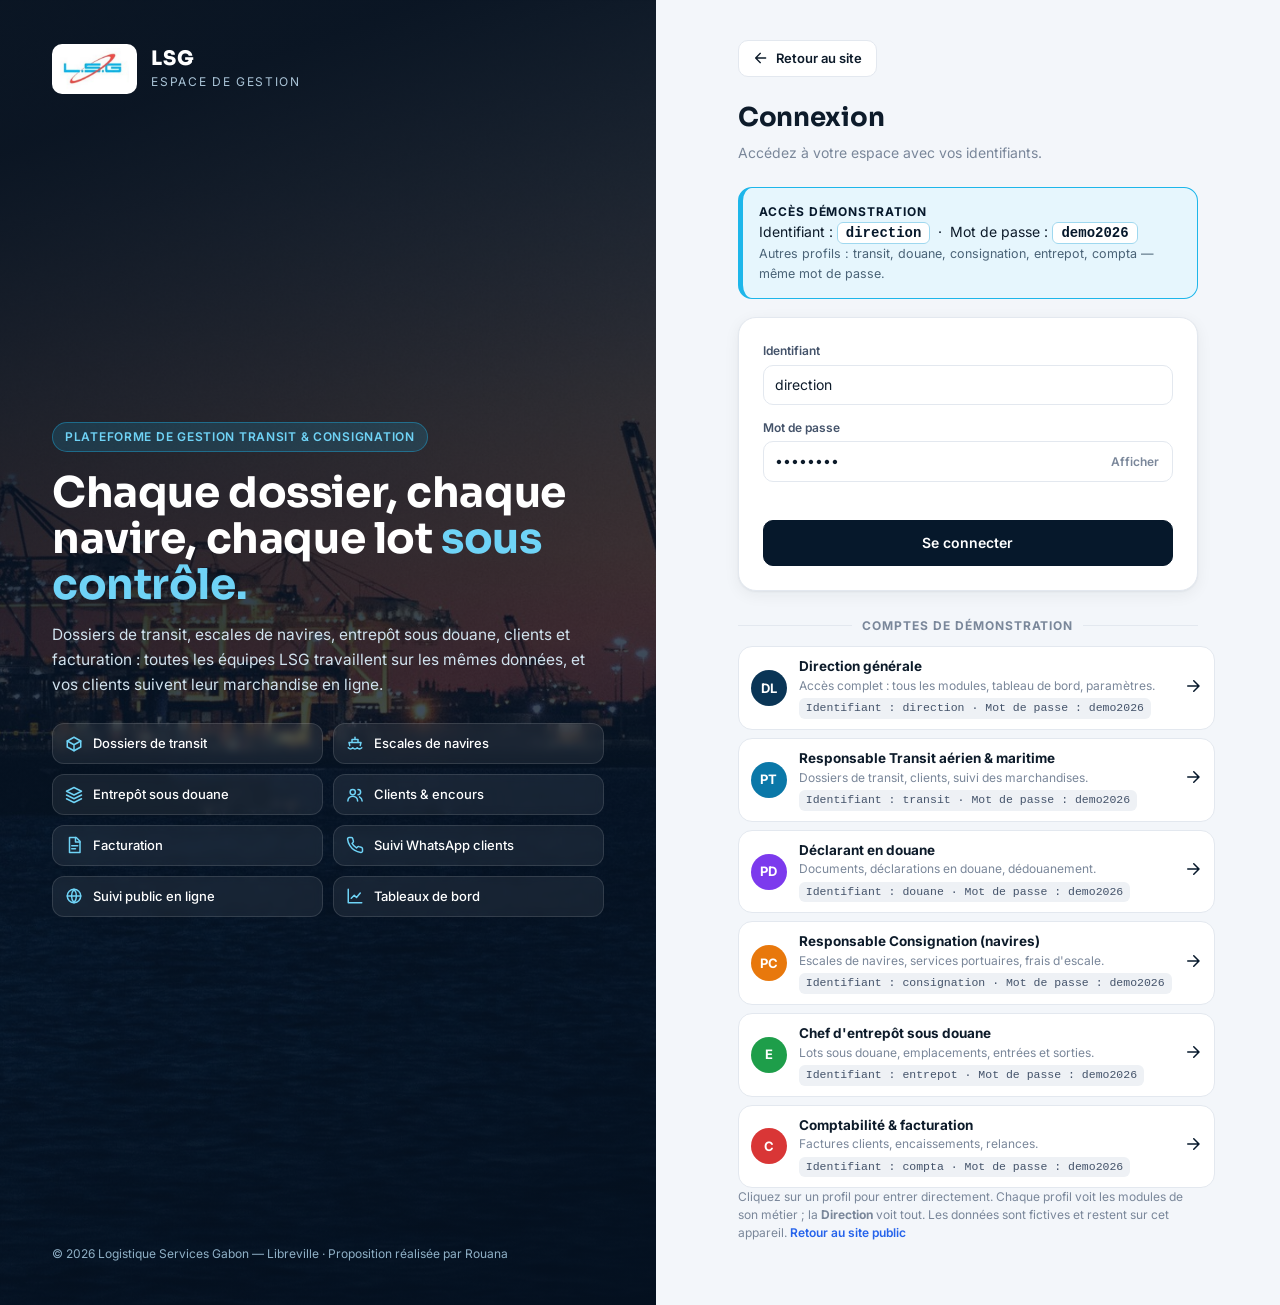
<file: espace/index.html>
<!doctype html>
<html lang="fr">
<head>
<meta charset="utf-8">
<meta name="viewport" content="width=device-width,initial-scale=1,viewport-fit=cover">
<title>Connexion — Espace de gestion LSG</title>
<meta name="robots" content="noindex">
<meta name="theme-color" content="#06182b">
<link rel="icon" href="../assets/img/logo.png">
<link rel="preconnect" href="https://fonts.googleapis.com"><link rel="preconnect" href="https://fonts.gstatic.com" crossorigin>
<link href="https://fonts.googleapis.com/css2?family=Inter:wght@400;500;600;700;800&family=Sora:wght@600;700;800&display=swap" rel="stylesheet">
<link rel="stylesheet" href="css/erp.css">
<style>
  body{background:#fff}
  .login{display:grid;grid-template-columns:minmax(0,1.05fr) minmax(0,1fr);min-height:100vh}
  .login__art{position:relative;color:#fff;padding:44px 52px;display:flex;flex-direction:column;overflow:hidden;background:#04101f}
  .login__art::before{content:"";position:absolute;inset:0;background:url(../assets/img/hero-grues.jpg) 45% center/cover;opacity:.6}
  .login__art::after{content:"";position:absolute;inset:0;background:linear-gradient(160deg,rgba(4,16,31,.94) 10%,rgba(6,24,43,.6) 55%,rgba(4,16,31,.96) 100%)}
  .login__art>*{position:relative;z-index:1}
  .brand{display:flex;align-items:center;gap:14px}
  .brand img{height:50px;border-radius:10px;background:#fff;padding:4px 8px}
  .brand b{font:800 20px Sora,sans-serif;letter-spacing:.05em;display:block}
  .brand span{font-size:12px;letter-spacing:.14em;text-transform:uppercase;color:#a9c3d6}
  .art__main{margin:auto 0;max-width:560px;padding:40px 0}
  .art__main .eyebrow{display:inline-block;background:rgba(29,182,234,.16);color:#6fd3f6;border:1px solid rgba(29,182,234,.4);border-radius:30px;padding:5px 12px;font-size:12px;font-weight:600;letter-spacing:.06em;text-transform:uppercase}
  .art__main h1{font-size:clamp(28px,3.3vw,44px);line-height:1.1;margin:18px 0 14px}
  .art__main h1 em{font-style:normal;color:#6fd3f6}
  .art__main p{color:#d0e2ee;font-size:15.5px;line-height:1.6;margin:0 0 26px}
  .mods{display:grid;grid-template-columns:repeat(2,minmax(0,1fr));gap:10px}
  .mods div{display:flex;align-items:center;gap:10px;background:rgba(255,255,255,.07);border:1px solid rgba(255,255,255,.12);border-radius:12px;padding:10px 12px;font-size:13px;font-weight:500;backdrop-filter:blur(4px)}
  .mods svg{width:18px;height:18px;color:#6fd3f6;flex:none}
  .art__foot{font-size:12px;color:#8fb0c6}
  .login__form{display:flex;align-items:center;justify-content:center;padding:40px 28px;background:var(--bg)}
  .box{width:min(460px,100%);min-width:0}
  .box h2{font-size:26px;margin-bottom:6px}
  .box>p{color:var(--ink-3);margin:0 0 24px}
  .demo-creds{background:#e6f6fd;border:1px solid #1db6ea;border-left:5px solid #1db6ea;border-radius:14px;padding:14px 16px;margin:0 0 18px;font-size:14px;line-height:1.6}
  .demo-creds b{display:block;color:#06182b;font-size:12px;letter-spacing:.08em;text-transform:uppercase}
  .demo-creds code{background:#fff;border:1px solid #9fd8ef;border-radius:6px;padding:2px 8px;font-weight:700;color:#06182b;font-size:14px}
  .demo-creds span{display:block;font-size:12.5px;color:#4a6377}
  .fcard{background:#fff;border:1px solid var(--line);border-radius:18px;padding:24px;box-shadow:var(--sh)}
  .fcard .field{margin-bottom:14px}
  .pw{position:relative} .pw button{position:absolute;right:8px;top:50%;transform:translateY(-50%);border:0;background:none;color:var(--ink-3);cursor:pointer;font-size:12px;font-weight:600}
  .err{color:var(--red);font-size:13px;min-height:18px;margin:-4px 0 10px}
  .btn.block{width:100%;padding:12px;font-size:14px}
  .demo-title{display:flex;align-items:center;gap:10px;margin:26px 0 12px;font-size:12px;font-weight:700;letter-spacing:.08em;text-transform:uppercase;color:var(--ink-3)}
  .demo-title::before,.demo-title::after{content:"";flex:1;height:1px;background:var(--line)}
  .accounts{display:grid;gap:8px}
  .acc{display:flex;align-items:center;gap:12px;background:#fff;border:1px solid var(--line);border-radius:14px;padding:10px 12px;cursor:pointer;text-align:left;width:100%;transition:border-color .15s,box-shadow .15s,transform .1s}
  .acc:hover{border-color:#9fc3d8;box-shadow:var(--sh);transform:translateY(-1px)}
  .acc .who{flex:1;min-width:0}
  .acc b{display:block;font-size:13.5px}
  .acc .who span{display:block;font-size:12px;color:var(--ink-3);white-space:nowrap;overflow:hidden;text-overflow:ellipsis}
  .acc code{display:inline-block;margin-top:4px;font-size:11.5px;background:var(--grey-bg);border-radius:6px;padding:2px 7px;color:var(--ink-2);white-space:nowrap}
  .acc .go{color:var(--navy);flex:none;width:18px}
  .note{font-size:12px;color:var(--ink-3);margin-top:16px;line-height:1.5}
  .note a{font-weight:600}
  @media (max-width:960px){
    .login{grid-template-columns:minmax(0,1fr)}
    .login__art{padding:24px 20px 28px}
    .art__main{padding:26px 0 8px}
    .art__main p{font-size:14px;margin-bottom:18px}
    .art__foot{display:none}
    .login__form{padding:26px 16px 40px}
  }
  @media (max-width:520px){
    .mods{grid-template-columns:1fr 1fr;gap:7px} .mods div{padding:8px 9px;font-size:12px;gap:7px}
    .brand img{height:42px}
    .acc code{white-space:normal} .acc .who span{white-space:normal}
  }
</style>
</head>
<body>
<div class="login">
  <section class="login__art">
    <a class="brand" href="../index.html" style="color:inherit"><img src="../assets/img/logo.png" alt="LSG"><div><b>LSG</b><span>Espace de gestion</span></div></a>
    <div class="art__main">
      <span class="eyebrow">Plateforme de gestion transit &amp; consignation</span>
      <h1>Chaque dossier, chaque navire, chaque lot <em>sous contrôle.</em></h1>
      <p>Dossiers de transit, escales de navires, entrepôt sous douane, clients et facturation : toutes les équipes LSG travaillent sur les mêmes données, et vos clients suivent leur marchandise en ligne.</p>
      <div class="mods" id="mods"></div>
    </div>
    <div class="art__foot">© 2026 Logistique Services Gabon — Libreville · Proposition réalisée par Rouana</div>
  </section>
  <section class="login__form">
    <div class="box">
      <a class="btn" href="../index.html" style="margin-bottom:22px"><svg viewBox="0 0 24 24" fill="none" stroke="currentColor" stroke-width="2" stroke-linecap="round" stroke-linejoin="round"><path d="M19 12H5M11 19l-7-7 7-7"/></svg>Retour au site</a>
      <h2>Connexion</h2>
      <p>Accédez à votre espace avec vos identifiants.</p>
      <div class="demo-creds"><b>Accès démonstration</b><div>Identifiant : <code>direction</code> &nbsp;·&nbsp; Mot de passe : <code>demo2026</code></div><span>Autres profils : transit, douane, consignation, entrepot, compta — même mot de passe.</span></div>
      <form class="fcard" id="login-form" autocomplete="off">
        <div class="field"><label for="login">Identifiant</label><input class="input" id="login" name="login" placeholder="ex. direction" autocapitalize="none"></div>
        <div class="field"><label for="pass">Mot de passe</label><div class="pw"><input class="input" id="pass" name="pass" type="password" placeholder="••••••••"><button type="button" id="show">Afficher</button></div></div>
        <div class="err" id="err"></div>
        <button class="btn primary block" type="submit">Se connecter</button>
      </form>
      <div class="demo-title">Comptes de démonstration</div>
      <div class="accounts" id="accounts"></div>
      <p class="note">Cliquez sur un profil pour entrer directement. Chaque profil voit les modules de son métier ; la <b>Direction</b> voit tout. Les données sont fictives et restent sur cet appareil. <a href="../index.html">Retour au site public</a></p>
    </div>
  </section>
</div>
<script src="../assets/js/lsg-data.js"></script>
<script src="js/core.js"></script>
<script>
(function () {
  var U = ERP.USERS, icon = ERP.icon;
  var MODS = [['box', 'Dossiers de transit'], ['ship', 'Escales de navires'], ['layers', 'Entrepôt sous douane'], ['users', 'Clients & encours'], ['invoice', 'Facturation'], ['phone', 'Suivi WhatsApp clients'], ['globe', 'Suivi public en ligne'], ['chart', 'Tableaux de bord']];
  document.getElementById('mods').innerHTML = MODS.map(function (m) { return '<div>' + icon(m[0]) + m[1] + '</div>'; }).join('');
  document.getElementById('accounts').innerHTML = U.map(function (u) {
    return '<button class="acc" data-l="' + u.login + '">' + ERP.ui.avatar(u.name, u.color) + '<div class="who"><b>' + ERP.esc(u.role) + '</b><span>' + ERP.esc(u.desc) + '</span><code>Identifiant : ' + u.login + ' · Mot de passe : ' + u.pass + '</code></div><span class="go">' + icon('arrow') + '</span></button>';
  }).join('');
  function enter(l, p) {
    var u = ERP.session.login(l, p);
    if (!u) { document.getElementById('err').textContent = 'Identifiant ou mot de passe incorrect.'; return; }
    location.href = 'app.html#/dashboard';
  }
  document.getElementById('accounts').addEventListener('click', function (e) {
    var b = e.target.closest('.acc'); if (!b) return;
    var u = U.find(function (x) { return x.login === b.dataset.l; });
    document.getElementById('login').value = u.login; document.getElementById('pass').value = u.pass;
    setTimeout(function () { enter(u.login, u.pass); }, 250);
  });
  document.getElementById('login-form').addEventListener('submit', function (e) { e.preventDefault(); enter(this.login.value, this.pass.value); });
  var qu = new URLSearchParams(location.search).get('u'); var pre = U.find(function (x) { return x.login === qu; }) || U[0]; document.getElementById('login').value = pre.login; document.getElementById('pass').value = pre.pass;
  document.getElementById('show').onclick = function () { var p = document.getElementById('pass'); p.type = p.type === 'password' ? 'text' : 'password'; this.textContent = p.type === 'password' ? 'Afficher' : 'Masquer'; };
})();
</script>
</body>
</html>
</file>
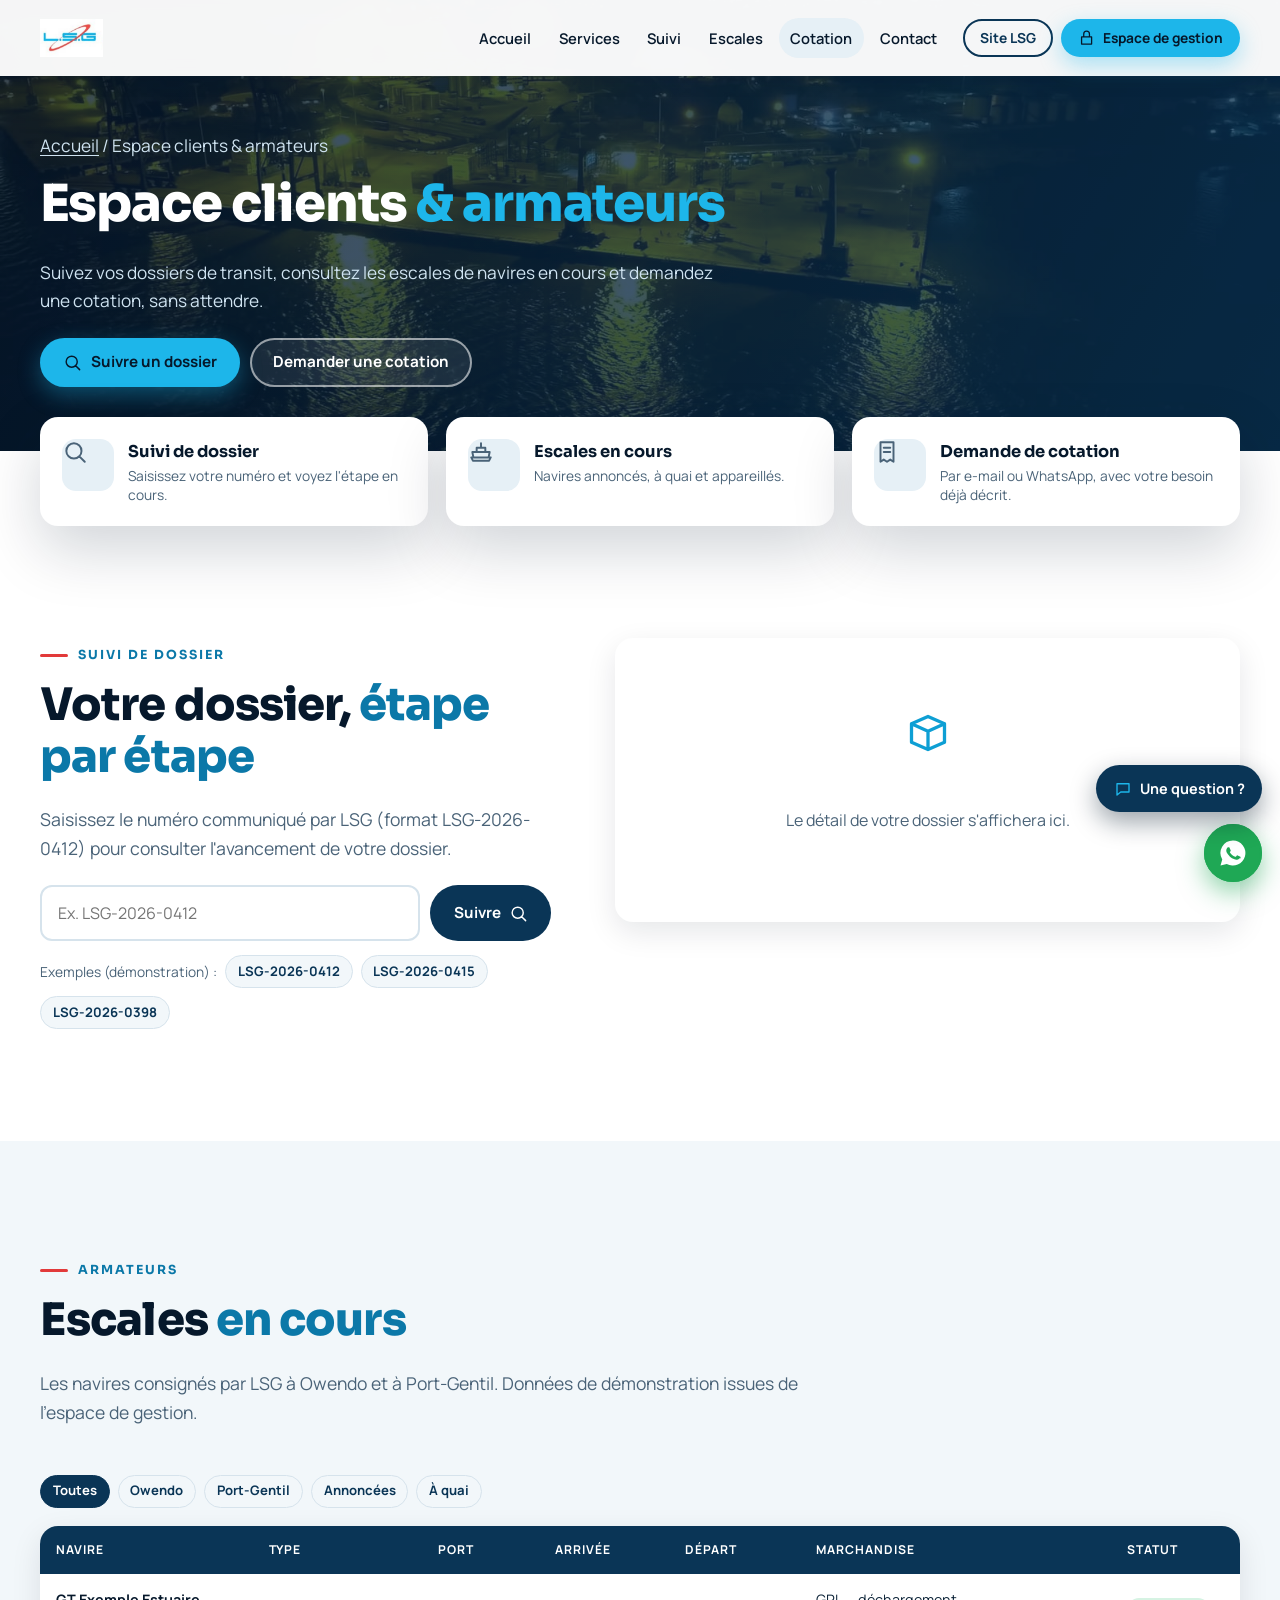
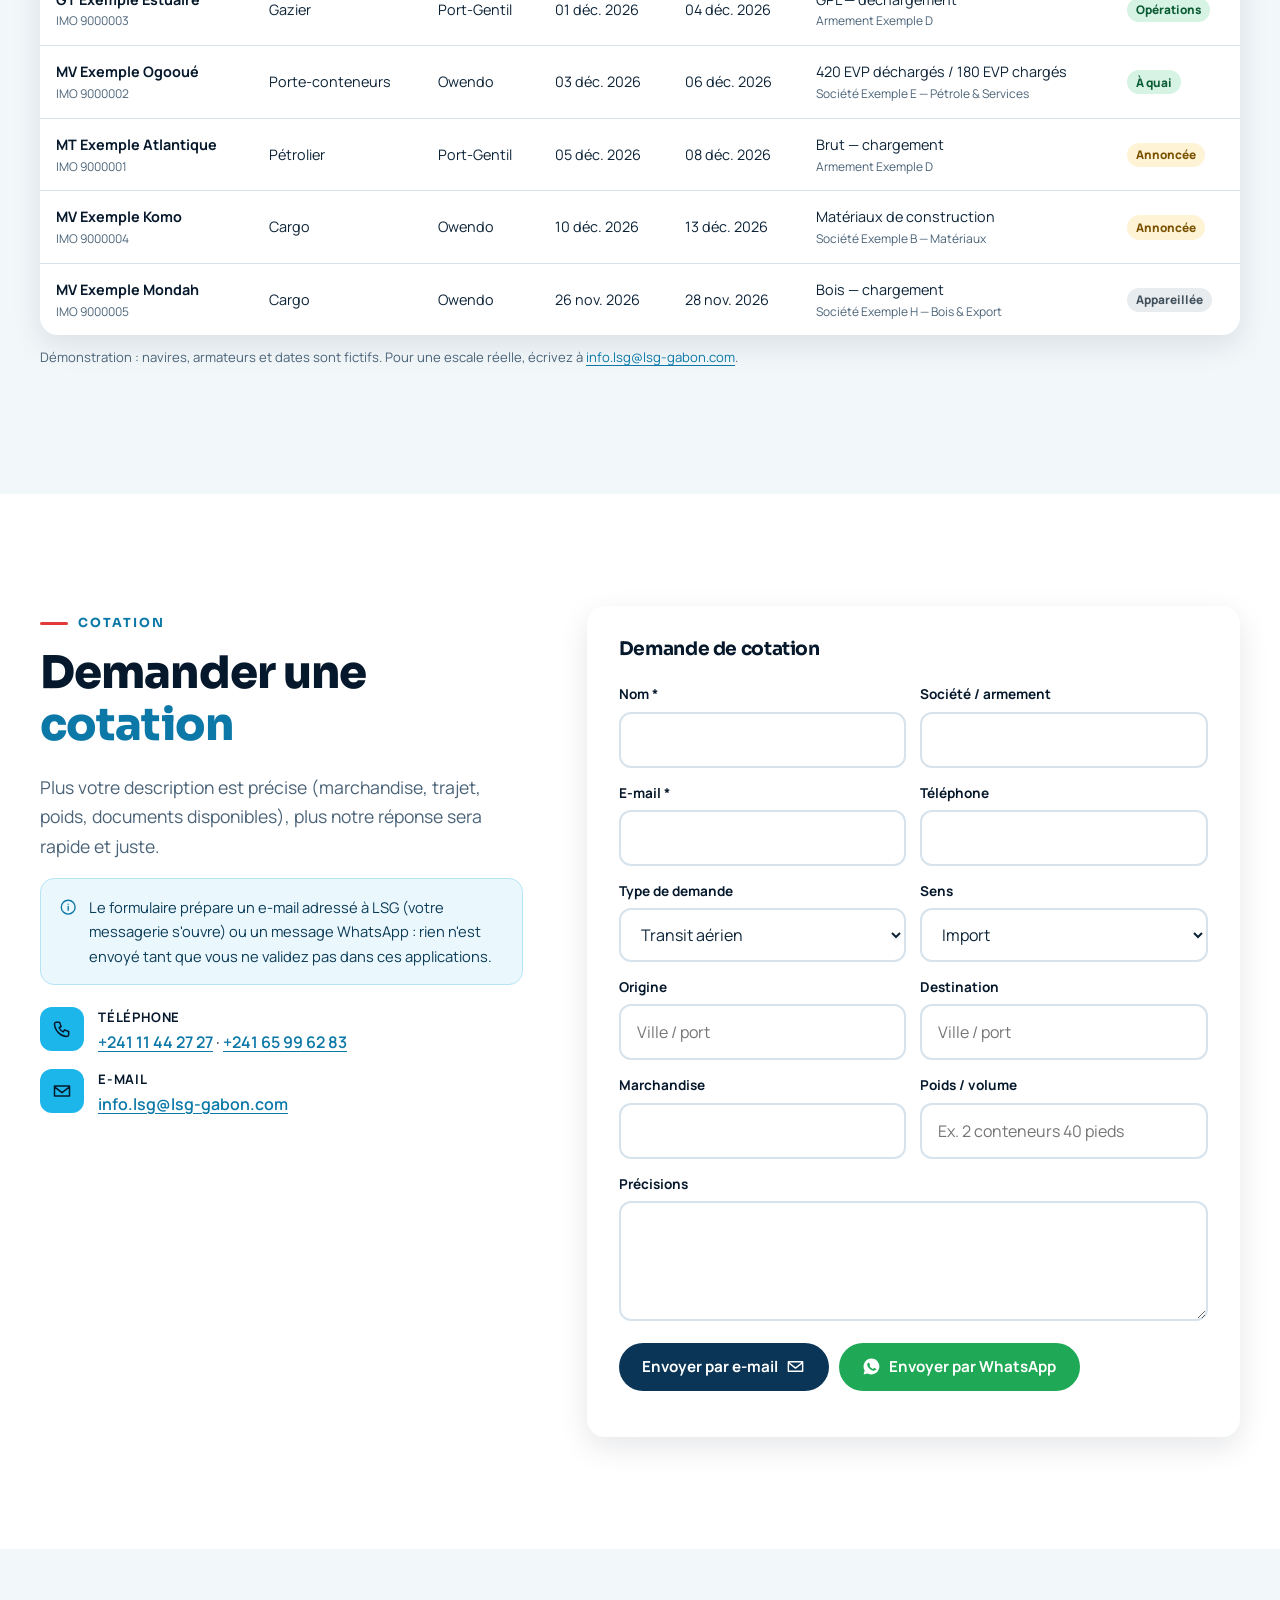
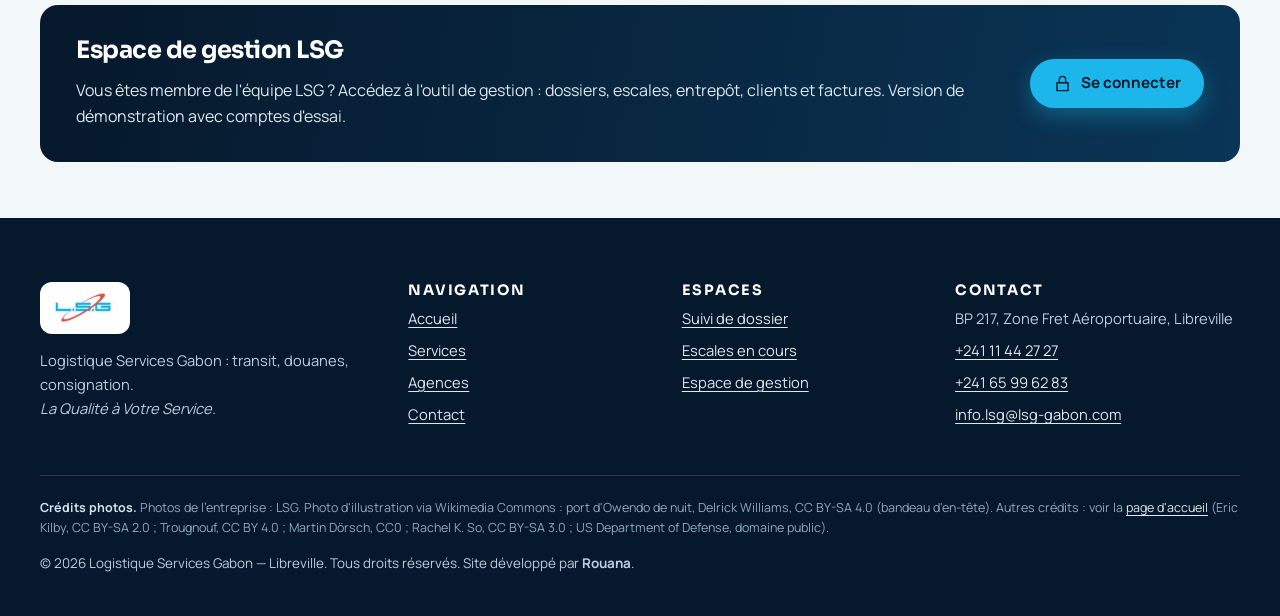
<file: clients.html>
<!DOCTYPE html>
<html lang="fr">
<head>
<meta charset="UTF-8">
<meta name="viewport" content="width=device-width, initial-scale=1, viewport-fit=cover">
<title>Espace clients &amp; armateurs — LSG Logistique Services Gabon</title>
<meta name="description" content="Espace clients et armateurs de LSG : suivi de dossier en ligne, escales de navires en cours, demande de cotation et accès à l'espace de gestion.">
<meta name="theme-color" content="#06182b">
<link rel="icon" type="image/png" href="assets/img/logo.png">
<link rel="preconnect" href="https://fonts.googleapis.com">
<link rel="preconnect" href="https://fonts.gstatic.com" crossorigin>
<link href="https://fonts.googleapis.com/css2?family=Sora:wght@600;700;800&family=Manrope:wght@400;500;600;700;800&display=swap" rel="stylesheet">
<link rel="stylesheet" href="assets/css/site.css">
</head>
<body id="top">
<svg width="0" height="0" style="position:absolute" aria-hidden="true" focusable="false">
  <defs>
    <symbol id="i-plane" viewBox="0 0 24 24"><path d="M21 16v-2l-8-5V3.5a1.5 1.5 0 0 0-3 0V9l-8 5v2l8-2.5V19l-2 1.5V22l3.5-1 3.5 1v-1.5L13 19v-5.5z"/></symbol>
    <symbol id="i-ship" viewBox="0 0 24 24"><path d="M3 17l1.5 3h15L21 17H3zM5 17l-1-5h16l-1 5M8 12V8h8v4M12 4v4"/></symbol>
    <symbol id="i-anchor" viewBox="0 0 24 24"><path d="M12 7a2 2 0 1 0 0-4 2 2 0 0 0 0 4zM12 7v14M5 12H3a9 9 0 0 0 18 0h-2M8 10h8"/></symbol>
    <symbol id="i-warehouse" viewBox="0 0 24 24"><path d="M3 21V9l9-5 9 5v12M7 21v-8h10v8M7 17h10"/></symbol>
    <symbol id="i-doc" viewBox="0 0 24 24"><path d="M6 3h9l4 4v14H6zM14 3v5h5M9 13h7M9 17h7"/></symbol>
    <symbol id="i-box" viewBox="0 0 24 24"><path d="M3 7l9-4 9 4v10l-9 4-9-4zM3 7l9 4 9-4M12 11v10"/></symbol>
    <symbol id="i-truck" viewBox="0 0 24 24"><path d="M2 6h12v10H2zM14 10h4l4 3v3h-8M6 17.5a1.5 1.5 0 1 0 0 .01M18 17.5a1.5 1.5 0 1 0 0 .01"/></symbol>
    <symbol id="i-phone" viewBox="0 0 24 24"><path d="M5 4h4l2 5-2.5 1.5a11 11 0 0 0 5 5L15 13l5 2v4a2 2 0 0 1-2 2A16 16 0 0 1 3 6a2 2 0 0 1 2-2z"/></symbol>
    <symbol id="i-mail" viewBox="0 0 24 24"><path d="M3 6h18v12H3zM3 7l9 7 9-7"/></symbol>
    <symbol id="i-pin" viewBox="0 0 24 24"><path d="M12 21s-7-6-7-11.5A7 7 0 0 1 19 9.5C19 15 12 21 12 21zM12 7.5a2.5 2.5 0 1 0 0 5 2.5 2.5 0 0 0 0-5z"/></symbol>
    <symbol id="i-wa" viewBox="0 0 24 24"><path d="M12 2a10 10 0 0 0-8.6 15.1L2 22l5-1.3A10 10 0 1 0 12 2zm5.2 14.1c-.2.6-1.3 1.2-1.8 1.2-.5.1-1 .2-3.2-.7-2.7-1.1-4.4-3.8-4.5-4-.1-.2-1.100-1.400-1.100-2.700s.7-1.900.9-2.200c.2-.2.5-.3.7-.3h.5c.2 0 .4 0 .6.5l.8 1.900c.1.200.1.4 0 .5l-.4.6c-.1.200-.3.300-.1.600.2.300.8 1.300 1.700 2.100 1.100 1 2.100 1.300 2.400 1.400.3.100.4.100.6-.1l.8-.9c.2-.3.4-.2.6-.1l1.800.9c.3.100.5.200.5.300.1.200.1.700-.1 1.300z"/></symbol>
    <symbol id="i-lock" viewBox="0 0 24 24"><path d="M5 11h14v10H5zM8 11V7a4 4 0 0 1 8 0v4"/></symbol>
    <symbol id="i-search" viewBox="0 0 24 24"><path d="M11 4a7 7 0 1 0 0 14 7 7 0 0 0 0-14zM21 21l-5-5"/></symbol>
    <symbol id="i-check" viewBox="0 0 24 24"><path d="M5 12l5 5 9-10"/></symbol>
    <symbol id="i-arrow" viewBox="0 0 24 24"><path d="M5 12h14M13 6l6 6-6 6"/></symbol>
    <symbol id="i-users" viewBox="0 0 24 24"><path d="M9 11a4 4 0 1 0 0-8 4 4 0 0 0 0 8zM2 21a7 7 0 0 1 14 0M17 4a4 4 0 0 1 0 7M22 21a7 7 0 0 0-4-6"/></symbol>
    <symbol id="i-globe" viewBox="0 0 24 24"><path d="M12 3a9 9 0 1 0 0 18 9 9 0 0 0 0-18zM3 12h18M12 3c3 3 3 15 0 18M12 3c-3 3-3 15 0 18"/></symbol>
    <symbol id="i-clock" viewBox="0 0 24 24"><path d="M12 3a9 9 0 1 0 0 18 9 9 0 0 0 0-18zM12 7v5l3 2"/></symbol>
    <symbol id="i-shield" viewBox="0 0 24 24"><path d="M12 3l8 3v6c0 5-3.5 8-8 9-4.5-1-8-4-8-9V6zM9 12l2 2 4-4"/></symbol>
    <symbol id="i-chart" viewBox="0 0 24 24"><path d="M4 20V4M4 20h16M8 16v-4M12 16V8M16 16v-6"/></symbol>
    <symbol id="i-msg" viewBox="0 0 24 24"><path d="M4 5h16v11H9l-5 4z"/></symbol>
    <symbol id="i-x" viewBox="0 0 24 24"><path d="M6 6l12 12M18 6L6 18"/></symbol>
    <symbol id="i-prev" viewBox="0 0 24 24"><path d="M15 5l-7 7 7 7"/></symbol>
    <symbol id="i-next" viewBox="0 0 24 24"><path d="M9 5l7 7-7 7"/></symbol>
    <symbol id="i-info" viewBox="0 0 24 24"><path d="M12 3a9 9 0 1 0 0 18 9 9 0 0 0 0-18zM12 11v5M12 8v.01"/></symbol>
    <symbol id="i-receipt" viewBox="0 0 24 24"><path d="M6 3h12v18l-3-2-3 2-3-2-3 2zM9 8h6M9 12h6"/></symbol>
    <symbol id="i-express" viewBox="0 0 24 24"><path d="M3 12h10M3 8h6M3 16h6M13 6l8 6-8 6z"/></symbol>
  </defs>
</svg>
<a class="skip" href="#contenu">Aller au contenu</a>

<header class="header" id="header" data-solid="always">
  <div class="container header__inner">
    <a href="index.html" class="brand" aria-label="LSG — Logistique Services Gabon, accueil">
      <span class="brand__logo"><img src="assets/img/logo.png" alt="LSG — Logistique Services Gabon" width="76" height="38"></span>
    </a>
    <nav class="nav" id="nav" aria-label="Navigation principale">
      <a class="lnk" href="index.html">Accueil</a>
      <a class="lnk" href="index.html#services">Services</a>
      <a class="lnk" href="#suivi">Suivi</a>
      <a class="lnk" href="#escales">Escales</a>
      <a class="lnk" href="#demande">Cotation</a>
      <a class="lnk" href="index.html#contact">Contact</a>
      <div class="nav__btns">
        <a href="index.html" class="btn btn--ghost btn--sm">Site LSG</a>
        <a href="espace/index.html" class="btn btn--cyan btn--sm"><svg class="ico" aria-hidden="true"><use href="#i-lock"/></svg>Espace de gestion</a>
      </div>
    </nav>
    <button class="burger" id="burger" type="button" aria-label="Ouvrir le menu" aria-expanded="false" aria-controls="nav"><span></span><span></span><span></span></button>
  </div>
</header>

<main id="contenu">

<section class="phero">
  <div class="container">
    <p class="crumb"><a href="index.html">Accueil</a> / Espace clients &amp; armateurs</p>
    <h1>Espace clients <em>&amp; armateurs</em></h1>
    <p>Suivez vos dossiers de transit, consultez les escales de navires en cours et demandez une cotation, sans attendre.</p>
    <div class="phero__links">
      <a href="#suivi" class="btn btn--cyan"><svg class="ico" aria-hidden="true"><use href="#i-search"/></svg>Suivre un dossier</a>
      <a href="#demande" class="btn btn--ghost">Demander une cotation</a>
    </div>
  </div>
</section>

<div class="container">
  <div class="tools">
    <a class="tool" href="#suivi"><span class="fact__ico"><svg class="ico" aria-hidden="true"><use href="#i-search"/></svg></span><div><b>Suivi de dossier</b><span>Saisissez votre numéro et voyez l'étape en cours.</span></div></a>
    <a class="tool" href="#escales"><span class="fact__ico"><svg class="ico" aria-hidden="true"><use href="#i-ship"/></svg></span><div><b>Escales en cours</b><span>Navires annoncés, à quai et appareillés.</span></div></a>
    <a class="tool" href="#demande"><span class="fact__ico"><svg class="ico" aria-hidden="true"><use href="#i-receipt"/></svg></span><div><b>Demande de cotation</b><span>Par e-mail ou WhatsApp, avec votre besoin déjà décrit.</span></div></a>
  </div>
</div>

<!-- SUIVI -->
<section class="section" id="suivi">
  <div class="container track">
    <div class="reveal">
      <p class="eyebrow">Suivi de dossier</p>
      <h2 class="title">Votre dossier, <em>étape par étape</em></h2>
      <p class="lead">Saisissez le numéro communiqué par LSG (format LSG-2026-0412) pour consulter l'avancement de votre dossier.</p>
      <form class="track__form" data-track data-out="#track-out" novalidate>
        <label class="sr" for="track-in">Numéro de dossier</label>
        <input class="input" id="track-in" type="text" placeholder="Ex. LSG-2026-0412" autocomplete="off" aria-describedby="track-ex">
        <button type="submit" class="btn btn--navy">Suivre <svg class="ico" aria-hidden="true"><use href="#i-search"/></svg></button>
      </form>
      <div class="examples" id="track-ex"><span>Exemples (démonstration) :</span>
        <button type="button" class="chip" data-ex="LSG-2026-0412">LSG-2026-0412</button>
        <button type="button" class="chip" data-ex="LSG-2026-0415">LSG-2026-0415</button>
        <button type="button" class="chip" data-ex="LSG-2026-0398">LSG-2026-0398</button>
      </div>
    </div>
    <div class="card reveal d1">
      <div class="track__out" id="track-out" aria-live="polite">
        <div class="empty"><svg class="ico" aria-hidden="true"><use href="#i-box"/></svg><p>Le détail de votre dossier s'affichera ici.</p></div>
      </div>
    </div>
  </div>
</section>

<!-- ESCALES -->
<section class="section section--bg" id="escales">
  <div class="container">
    <div class="head">
      <p class="eyebrow reveal">Armateurs</p>
      <h2 class="title reveal">Escales <em>en cours</em></h2>
      <p class="lead reveal">Les navires consignés par LSG à Owendo et à Port-Gentil. Données de démonstration issues de l'espace de gestion.</p>
    </div>
    <div class="filters reveal" role="group" aria-label="Filtrer les escales">
      <button type="button" class="chip is-on" data-filter="all" aria-pressed="true">Toutes</button>
      <button type="button" class="chip" data-filter="Owendo" aria-pressed="false">Owendo</button>
      <button type="button" class="chip" data-filter="Port-Gentil" aria-pressed="false">Port-Gentil</button>
      <button type="button" class="chip" data-filter="Annoncée" aria-pressed="false">Annoncées</button>
      <button type="button" class="chip" data-filter="À quai" aria-pressed="false">À quai</button>
    </div>
    <div class="tbl-wrap reveal" tabindex="0" role="region" aria-label="Tableau des escales">
      <table class="tbl">
        <thead><tr><th scope="col">Navire</th><th scope="col">Type</th><th scope="col">Port</th><th scope="col">Arrivée</th><th scope="col">Départ</th><th scope="col">Marchandise</th><th scope="col">Statut</th></tr></thead>
        <tbody id="escales-body"></tbody>
      </table>
    </div>
    <p class="tbl-note">Démonstration : navires, armateurs et dates sont fictifs. Pour une escale réelle, écrivez à <a href="mailto:info.lsg@lsg-gabon.com">info.lsg@lsg-gabon.com</a>.</p>
  </div>
</section>

<!-- COTATION -->
<section class="section" id="demande">
  <div class="container contact">
    <div>
      <p class="eyebrow reveal">Cotation</p>
      <h2 class="title reveal">Demander une <em>cotation</em></h2>
      <p class="lead reveal">Plus votre description est précise (marchandise, trajet, poids, documents disponibles), plus notre réponse sera rapide et juste.</p>
      <div class="alert reveal"><svg class="ico" aria-hidden="true"><use href="#i-info"/></svg><span>Le formulaire prépare un e-mail adressé à LSG (votre messagerie s'ouvre) ou un message WhatsApp : rien n'est envoyé tant que vous ne validez pas dans ces applications.</span></div>
      <ul class="cinfo reveal" style="margin-top:22px">
        <li><span class="cinfo__ico"><svg class="ico" aria-hidden="true"><use href="#i-phone"/></svg></span><div><b>Téléphone</b><a href="tel:+24111442727">+241 11 44 27 27</a> · <a href="tel:+24165996283">+241 65 99 62 83</a></div></li>
        <li><span class="cinfo__ico"><svg class="ico" aria-hidden="true"><use href="#i-mail"/></svg></span><div><b>E-mail</b><a href="mailto:info.lsg@lsg-gabon.com">info.lsg@lsg-gabon.com</a></div></li>
      </ul>
    </div>
    <form class="card form reveal d1" data-quote data-subject="Demande de cotation — espace clients LSG" novalidate>
      <h3>Demande de cotation</h3>
      <div class="form__row">
        <div class="field"><label for="c-nom">Nom *</label><input class="input" id="c-nom" name="nom" data-label="Nom" required autocomplete="name"></div>
        <div class="field"><label for="c-soc">Société / armement</label><input class="input" id="c-soc" name="societe" data-label="Société" autocomplete="organization"></div>
      </div>
      <div class="form__row">
        <div class="field"><label for="c-mail">E-mail *</label><input class="input" id="c-mail" type="email" name="email" data-label="E-mail" required autocomplete="email"></div>
        <div class="field"><label for="c-tel">Téléphone</label><input class="input" id="c-tel" type="tel" name="tel" data-label="Téléphone" autocomplete="tel"></div>
      </div>
      <div class="form__row">
        <div class="field"><label for="c-type">Type de demande</label>
          <select class="select" id="c-type" name="type" data-label="Type">
            <option>Transit aérien</option><option>Transit maritime</option><option>Consignation de navire / escale</option><option>Entreposage sous douane</option><option>Colis express FedEx / TNT</option>
          </select></div>
        <div class="field"><label for="c-sens">Sens</label>
          <select class="select" id="c-sens" name="sens" data-label="Sens"><option>Import</option><option>Export</option></select></div>
      </div>
      <div class="form__row">
        <div class="field"><label for="c-orig">Origine</label><input class="input" id="c-orig" name="origine" data-label="Origine" placeholder="Ville / port"></div>
        <div class="field"><label for="c-dest">Destination</label><input class="input" id="c-dest" name="destination" data-label="Destination" placeholder="Ville / port"></div>
      </div>
      <div class="form__row">
        <div class="field"><label for="c-march">Marchandise</label><input class="input" id="c-march" name="marchandise" data-label="Marchandise"></div>
        <div class="field"><label for="c-poids">Poids / volume</label><input class="input" id="c-poids" name="poids" data-label="Poids / volume" placeholder="Ex. 2 conteneurs 40 pieds"></div>
      </div>
      <div class="field"><label for="c-msg">Précisions</label><textarea class="textarea" id="c-msg" name="precisions" data-label="Précisions"></textarea></div>
      <div class="form__btns">
        <button type="submit" class="btn btn--navy">Envoyer par e-mail <svg class="ico" aria-hidden="true"><use href="#i-mail"/></svg></button>
        <button type="button" class="btn btn--wa" data-wa><svg class="ico" style="fill:currentColor;stroke:none" aria-hidden="true"><use href="#i-wa"/></svg>Envoyer par WhatsApp</button>
      </div>
      <p class="form__hint form__msg" aria-live="polite"></p>
    </form>
  </div>
</section>

<!-- ESPACE DE GESTION -->
<section class="section section--bg" style="padding-top:56px;padding-bottom:56px">
  <div class="container">
    <div class="gest reveal">
      <div><h3>Espace de gestion LSG</h3><p>Vous êtes membre de l'équipe LSG ? Accédez à l'outil de gestion : dossiers, escales, entrepôt, clients et factures. Version de démonstration avec comptes d'essai.</p></div>
      <a href="espace/index.html" class="btn btn--cyan"><svg class="ico" aria-hidden="true"><use href="#i-lock"/></svg>Se connecter</a>
    </div>
  </div>
</section>

</main>

<footer class="footer">
  <div class="container">
    <div class="footer__grid">
      <div>
        <span class="footer__logo"><img src="assets/img/logo.png" alt="LSG — Logistique Services Gabon" width="80" height="40" loading="lazy"></span>
        <p>Logistique Services Gabon : transit, douanes, consignation.<br><em>La Qualité à Votre Service.</em></p>
      </div>
      <div>
        <h4>Navigation</h4>
        <ul><li><a href="index.html">Accueil</a></li><li><a href="index.html#services">Services</a></li><li><a href="index.html#agences">Agences</a></li><li><a href="index.html#contact">Contact</a></li></ul>
      </div>
      <div>
        <h4>Espaces</h4>
        <ul><li><a href="#suivi">Suivi de dossier</a></li><li><a href="#escales">Escales en cours</a></li><li><a href="espace/index.html">Espace de gestion</a></li></ul>
      </div>
      <div>
        <h4>Contact</h4>
        <ul><li>BP 217, Zone Fret Aéroportuaire, Libreville</li><li><a href="tel:+24111442727">+241 11 44 27 27</a></li><li><a href="tel:+24165996283">+241 65 99 62 83</a></li><li><a href="mailto:info.lsg@lsg-gabon.com">info.lsg@lsg-gabon.com</a></li></ul>
      </div>
    </div>
    <div class="credits">
      <b>Crédits photos.</b> Photos de l'entreprise : LSG. Photo d'illustration via Wikimedia Commons : port d'Owendo de nuit, Delrick Williams, CC BY-SA 4.0 (bandeau d'en-tête). Autres crédits : voir la <a href="index.html#galerie">page d'accueil</a> (Eric Kilby, CC BY-SA 2.0 ; Trougnouf, CC BY 4.0 ; Martin Dörsch, CC0 ; Rachel K. So, CC BY-SA 3.0 ; US Department of Defense, domaine public).
    </div>
    <p class="footer__bottom">© 2026 Logistique Services Gabon — Libreville. Tous droits réservés. Site développé par <strong>Rouana</strong>.</p>
  </div>
</footer>

<a class="wa" href="https://wa.me/24165996283?text=Bonjour%20LSG%2C%20j%27aimerais%20un%20renseignement." target="_blank" rel="noopener" aria-label="Écrire à LSG sur WhatsApp"><svg class="ico" aria-hidden="true"><use href="#i-wa"/></svg></a>

<script src="assets/js/lsg-data.js"></script>
<script src="assets/js/site.js"></script>
<script src="assets/js/assistant.js"></script>
</body>
</html>
</file>
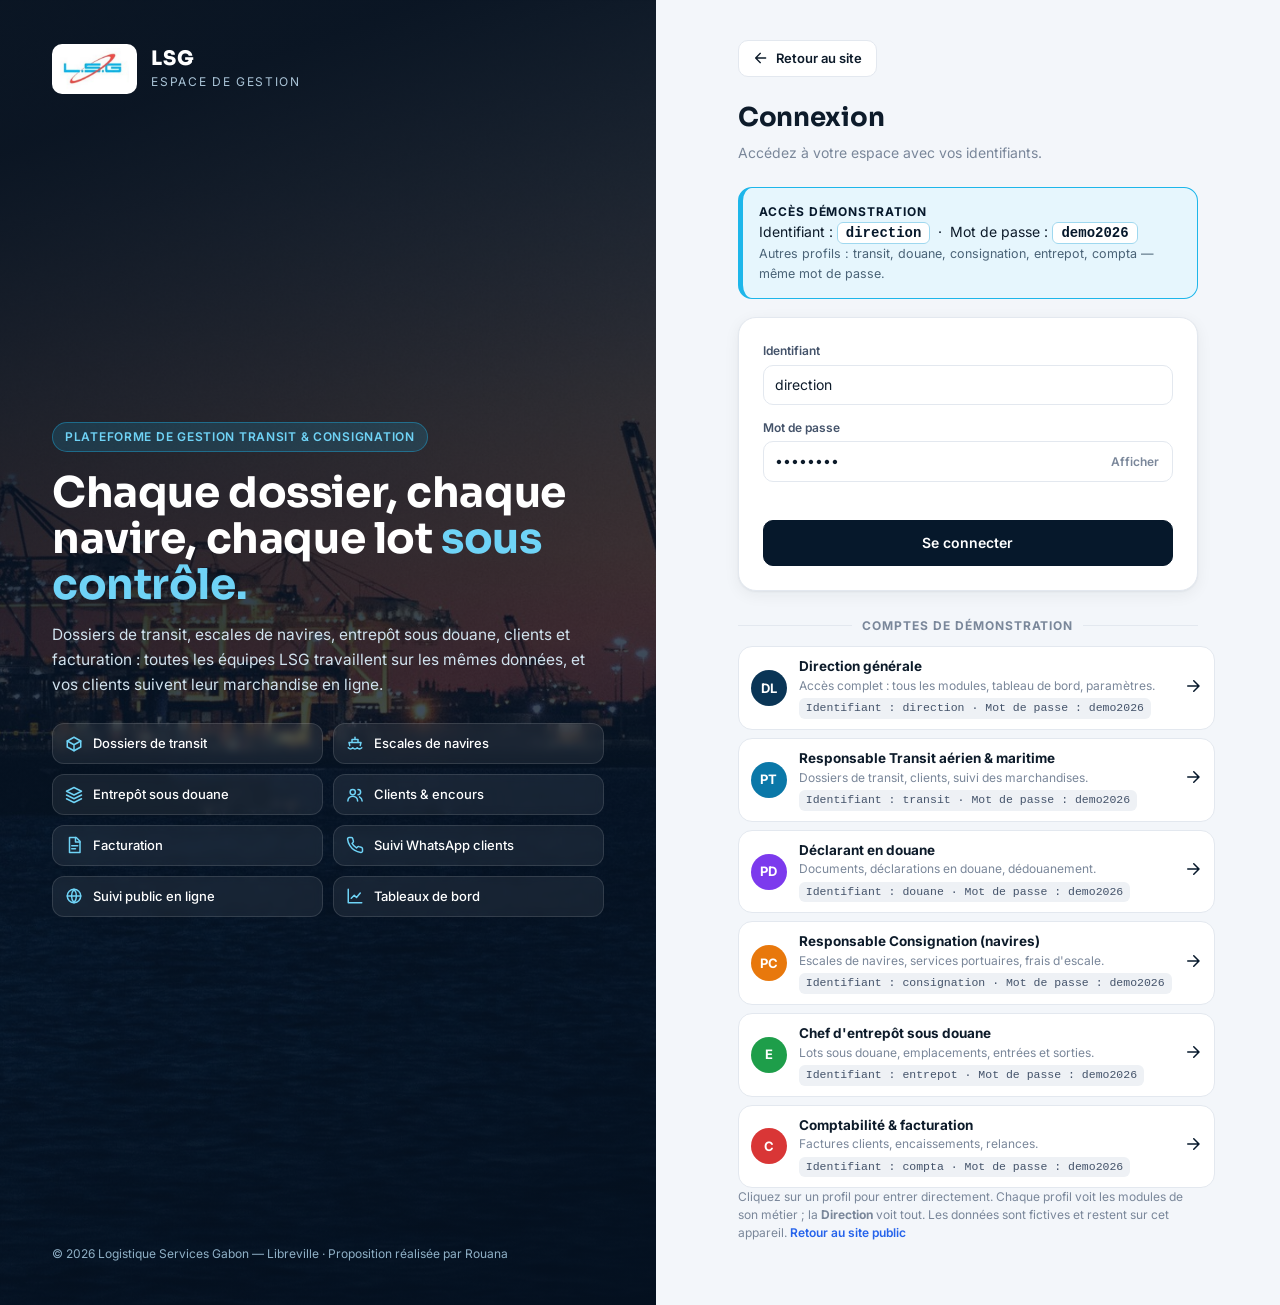
<file: espace/app.html>
<!doctype html>
<html lang="fr">
<head>
<meta charset="utf-8">
<meta name="viewport" content="width=device-width,initial-scale=1,viewport-fit=cover">
<title>LSG — Espace de gestion</title>
<meta name="robots" content="noindex">
<meta name="theme-color" content="#06182b">
<link rel="icon" href="../assets/img/logo.png">
<link rel="preconnect" href="https://fonts.googleapis.com"><link rel="preconnect" href="https://fonts.gstatic.com" crossorigin>
<link href="https://fonts.googleapis.com/css2?family=Inter:wght@400;500;600;700;800&family=Sora:wght@600;700;800&display=swap" rel="stylesheet">
<link rel="stylesheet" href="css/erp.css">
<link rel="stylesheet" href="css/modules-lsg.css">
<link rel="stylesheet" href="css/modules-ops.css">
</head>
<body>
<div class="app" id="app">
  <aside class="side" aria-label="Menu principal">
    <a class="side__brand" href="#/dashboard"><img src="../assets/img/logo.png" alt="LSG"><div><b>LSG</b><span>Espace de gestion</span></div></a>
    <nav class="side__nav" id="side-nav"></nav>
    <a class="side__back" href="../index.html"><svg viewBox="0 0 24 24" fill="none" stroke="currentColor" stroke-width="2" stroke-linecap="round" stroke-linejoin="round"><path d="M19 12H5M11 19l-7-7 7-7"/></svg>Retour au site LSG</a>
    <div class="side__foot">Version de démonstration<br>Conçu par <a href="../index.html">Rouana</a> pour LSG</div>
  </aside>
  <div class="scrim" id="scrim"></div>
  <div class="main">
    <div class="demo-bar"><span><b>Démonstration</b><span class="db-long"> — données fictives de simulation. Toutes vos actions sont enregistrées sur cet appareil.</span><span class="db-short"> · données fictives</span></span><button id="reset-demo">Réinitialiser</button></div>
    <header class="top">
      <button class="top__burger" id="burger" aria-label="Ouvrir le menu"><svg width="22" height="22" viewBox="0 0 24 24" fill="none" stroke="currentColor" stroke-width="2" stroke-linecap="round"><path d="M4 6h16M4 12h16M4 18h16"/></svg></button>
      <div class="top__title"><div class="crumb" id="top-crumb"></div><h1 id="top-title">Tableau de bord</h1></div>
      <label class="top__search"><svg viewBox="0 0 24 24" fill="none" stroke="currentColor" stroke-width="2" stroke-linecap="round"><circle cx="11" cy="11" r="7"/><path d="m21 21-4.3-4.3"/></svg><input id="search" type="search" placeholder="Rechercher (n° de dossier, client, navire…) puis Entrée"></label>
      <a class="btn top__site" href="../index.html" title="Quitter l'espace de gestion et revenir au site"><svg viewBox="0 0 24 24" fill="none" stroke="currentColor" stroke-width="2" stroke-linecap="round" stroke-linejoin="round"><path d="M19 12H5M11 19l-7-7 7-7"/></svg><span class="ts-long">Retour au site</span><span class="ts-short">Site</span></a>
      <div><button class="top__icon" id="notif-btn" aria-label="Notifications"><svg viewBox="0 0 24 24" fill="none" stroke="currentColor" stroke-width="2" stroke-linecap="round" stroke-linejoin="round"><path d="M6 8a6 6 0 0 1 12 0c0 7 3 9 3 9H3s3-2 3-9"/><path d="M10.3 21a1.9 1.9 0 0 0 3.4 0"/></svg><span class="dot hide" id="notif-dot"></span></button></div>
      <div><div class="top__user" id="user-btn"><span id="u-av"></span><div class="who"><b id="u-name"></b><span id="u-role"></span></div></div></div>
    </header>
    <main class="view" id="view"></main>
  </div>
</div>

<script src="../assets/js/lsg-data.js"></script>
<script src="js/core.js"></script>
<script src="js/modules/dashboard.js"></script>
<script src="js/modules/dossiers.js"></script>
<script src="js/modules/consignation.js"></script>
<script src="js/modules/entrepot.js"></script>
<script src="js/modules/clients.js"></script>
<script src="js/modules/facturation.js"></script>
<script src="js/modules/admin.js"></script>
<script>ERP.boot();</script>
</body>
</html>
</file>
<file: assets/css/site.css>
/* LSG — Logistique Services Gabon · site public · feuille de style */
:root{
  --navy:#06182b; --navy2:#0a3556; --blue:#0b78a8; --cyan:#1db6ea; --cyan-d:#0e9fd4; --red:#e23a3a;
  --bg:#f2f7fa; --bg2:#e6f0f6; --white:#fff; --ink:#0d2438; --muted:#4a6378; --line:#d6e3ec;
  --radius:18px; --radius-s:12px; --shadow:0 10px 30px rgba(6,24,43,.10); --shadow-l:0 24px 60px rgba(6,24,43,.18);
  --f-title:'Sora',system-ui,sans-serif; --f-text:'Manrope',system-ui,-apple-system,'Segoe UI',sans-serif;
  --h:76px;
}
*,*::before,*::after{box-sizing:border-box}
html{scroll-behavior:smooth;scroll-padding-top:calc(var(--h) + 12px);-webkit-text-size-adjust:100%;overflow-x:clip}
body{margin:0;font-family:var(--f-text);font-size:16px;line-height:1.65;color:var(--ink);background:#fff;overflow-x:clip}
img{max-width:100%;display:block;height:auto}
a{color:var(--blue);text-decoration-thickness:1px;text-underline-offset:3px}
a:hover{color:var(--navy2)}
h1,h2,h3,h4{font-family:var(--f-title);color:var(--navy);line-height:1.15;margin:0 0 .5em;letter-spacing:-.02em}
p{margin:0 0 1em}
ul{margin:0;padding:0;list-style:none}
button{font:inherit;cursor:pointer}
:focus-visible{outline:3px solid var(--cyan);outline-offset:3px;border-radius:6px}
.container{width:min(1200px,100% - 40px);margin-inline:auto}
.skip{position:absolute;left:-999px;top:8px;background:#fff;color:var(--navy);padding:10px 16px;border-radius:8px;z-index:200}
.skip:focus{left:8px}
.ico{width:1.25em;height:1.25em;fill:none;stroke:currentColor;stroke-width:1.8;stroke-linecap:round;stroke-linejoin:round;flex:none}
.sr{position:absolute;width:1px;height:1px;overflow:hidden;clip:rect(0 0 0 0);white-space:nowrap}

/* ---------- boutons ---------- */
.btn{display:inline-flex;align-items:center;justify-content:center;gap:.55em;padding:.85em 1.4em;border-radius:999px;border:2px solid transparent;font-weight:700;font-size:.95rem;text-decoration:none;line-height:1.2;transition:transform .2s,box-shadow .2s,background .2s,color .2s,border-color .2s;white-space:nowrap}
.btn:hover{transform:translateY(-2px)}
.btn--cyan{background:var(--cyan);color:var(--navy);box-shadow:0 8px 22px rgba(29,182,234,.35)}
.btn--cyan:hover{background:#4cc8f3;color:var(--navy)}
.btn--navy{background:var(--navy2);color:#fff}
.btn--navy:hover{background:var(--navy);color:#fff}
.btn--ghost{background:rgba(255,255,255,.08);color:#fff;border-color:rgba(255,255,255,.55)}
.btn--ghost:hover{background:#fff;color:var(--navy)}
.btn--white{background:#fff;color:var(--navy)}
.btn--white:hover{background:var(--bg);color:var(--navy)}
.btn--line{background:transparent;color:var(--navy2);border-color:var(--navy2)}
.btn--line:hover{background:var(--navy2);color:#fff}
.btn--wa{background:#1fa855;color:#fff}
.btn--wa:hover{background:#188a45;color:#fff}
.btn--sm{padding:.6em 1.1em;font-size:.86rem}
.btn--block{width:100%}

/* ---------- en-tête ---------- */
.header{position:fixed;inset:0 0 auto 0;z-index:100;height:var(--h);transition:background .3s,box-shadow .3s}
.header__inner{height:100%;display:flex;align-items:center;gap:20px}
.brand{display:flex;align-items:center;gap:10px;text-decoration:none;flex:none}
.brand__logo{background:#fff;border-radius:12px;padding:5px 10px;display:flex;box-shadow:0 4px 14px rgba(0,0,0,.15)}
.brand__logo img{height:38px;width:auto}
.brand__name{display:none;font-family:var(--f-title);font-weight:700;font-size:.8rem;line-height:1.15;color:#fff;letter-spacing:.02em}
.nav{display:flex;align-items:center;gap:4px;margin-left:auto}
.nav a.lnk{white-space:nowrap;color:#fff;text-decoration:none;font-weight:600;font-size:.92rem;padding:.55em .8em;border-radius:999px;transition:background .2s,color .2s}
.nav a.lnk:hover,.nav a.lnk.is-active{background:rgba(255,255,255,.14)}
.nav__btns{display:flex;gap:8px;margin-left:10px}
.header.is-solid{background:rgba(255,255,255,.96);backdrop-filter:blur(12px);box-shadow:0 2px 20px rgba(6,24,43,.1)}
.header.is-solid .nav a.lnk{color:var(--navy)}
.header.is-solid .nav a.lnk:hover,.header.is-solid .nav a.lnk.is-active{background:var(--bg2)}
.header.is-solid .brand__logo{box-shadow:none;padding:0}
.header.is-solid .brand__name{color:var(--navy)}
.header.is-solid .btn--ghost{color:var(--navy2);border-color:var(--navy2);background:transparent}
.header.is-solid .btn--ghost:hover{background:var(--navy2);color:#fff}
.burger{display:none;margin-left:auto;width:46px;height:46px;border-radius:12px;border:0;background:rgba(255,255,255,.16);align-items:center;justify-content:center;flex-direction:column;gap:5px;color:#fff}
.burger span{display:block;width:22px;height:2px;background:currentColor;border-radius:2px;transition:transform .25s,opacity .25s}
.header.is-solid .burger{background:var(--bg2);color:var(--navy)}
.burger[aria-expanded="true"] span:nth-child(1){transform:translateY(7px) rotate(45deg)}
.burger[aria-expanded="true"] span:nth-child(2){opacity:0}
.burger[aria-expanded="true"] span:nth-child(3){transform:translateY(-7px) rotate(-45deg)}

/* ---------- héro ---------- */
.hero{position:relative;min-height:100vh;min-height:100svh;display:flex;align-items:center;color:#fff;background:var(--navy);padding:calc(var(--h) + 40px) 0 90px;overflow:hidden;isolation:isolate}
.hero__bg{position:absolute;inset:0;background:url('../img/hero-grues.jpg') center 38%/cover no-repeat;z-index:-3;transform:scale(1.04);animation:kenburns 24s ease-in-out infinite alternate}
@keyframes kenburns{to{transform:scale(1.12) translateX(-1.5%)}}
.hero::before{content:"";position:absolute;inset:0;z-index:-2;background:linear-gradient(100deg,rgba(6,24,43,.92) 0%,rgba(6,24,43,.72) 45%,rgba(10,53,86,.35) 100%),linear-gradient(0deg,rgba(6,24,43,.65),transparent 40%)}
.hero__wrap{display:grid;grid-template-columns:minmax(0,1.25fr) minmax(0,.75fr);gap:48px;align-items:center}
.hero__badge{display:inline-flex;align-items:center;gap:10px;padding:.45em 1em .45em .5em;background:rgba(255,255,255,.12);border:1px solid rgba(255,255,255,.28);border-radius:999px;font-size:.85rem;font-weight:600;margin-bottom:22px;backdrop-filter:blur(6px)}
.hero__badge i{display:block;width:26px;height:26px;border-radius:50%;background:var(--red);box-shadow:0 0 0 4px rgba(226,58,58,.3)}
.hero h1{color:#fff;font-size:clamp(2.2rem,5.2vw,4rem);font-weight:800;margin-bottom:.4em}
.hero h1 em{font-style:normal;color:var(--cyan)}
.hero__lead{font-size:clamp(1.02rem,1.6vw,1.2rem);max-width:60ch;color:#dbe8f1}
.hero__tags{display:flex;flex-wrap:wrap;gap:8px;margin:0 0 28px}
.hero__tags span{padding:.3em .85em;border-radius:999px;background:rgba(29,182,234,.18);border:1px solid rgba(29,182,234,.5);font-size:.82rem;font-weight:700;color:#bfeaff}
.hero__actions{display:flex;flex-wrap:wrap;gap:12px}
.hero__scroll{position:absolute;left:50%;bottom:22px;width:26px;height:42px;border:2px solid rgba(255,255,255,.6);border-radius:14px;transform:translateX(-50%)}
.hero__scroll::after{content:"";position:absolute;left:50%;top:8px;width:4px;height:8px;margin-left:-2px;background:#fff;border-radius:2px;animation:scrolldot 1.8s infinite}
@keyframes scrolldot{0%{opacity:0;transform:translateY(0)}30%{opacity:1}100%{opacity:0;transform:translateY(14px)}}

/* carte « en direct » */
.live{background:rgba(255,255,255,.96);color:var(--ink);border-radius:22px;box-shadow:var(--shadow-l);padding:22px;max-width:440px;justify-self:end;width:100%}
.live__head{display:flex;align-items:center;justify-content:space-between;gap:10px;margin-bottom:16px}
.live__dot{display:inline-flex;align-items:center;gap:8px;font-family:var(--f-title);font-weight:700;font-size:.82rem;letter-spacing:.12em;text-transform:uppercase;color:var(--navy)}
.live__dot::before{content:"";width:10px;height:10px;border-radius:50%;background:var(--red);box-shadow:0 0 0 0 rgba(226,58,58,.6);animation:pulse 1.8s infinite}
@keyframes pulse{70%{box-shadow:0 0 0 10px rgba(226,58,58,0)}100%{box-shadow:0 0 0 0 rgba(226,58,58,0)}}
.live__demo{font-size:.72rem;font-weight:700;color:var(--muted);background:var(--bg2);padding:.2em .7em;border-radius:999px}
.live__stats{display:grid;grid-template-columns:repeat(3,minmax(0,1fr));gap:10px;margin-bottom:16px}
.live__stats div{background:var(--bg);border-radius:14px;padding:12px 8px;text-align:center}
.live__stats b{display:block;font-family:var(--f-title);font-size:1.9rem;line-height:1;color:var(--navy2)}
.live__stats span{display:block;font-size:.74rem;color:var(--muted);font-weight:600;margin-top:5px;line-height:1.25}
.live__list{display:grid;gap:8px;margin-bottom:14px}
.live__row{display:flex;align-items:center;gap:10px;padding:9px 12px;border:1px solid var(--line);border-radius:12px;font-size:.85rem;min-width:0}
.live__row .ico{color:var(--blue)}
.live__row b{display:block;font-weight:700;color:var(--navy);overflow:hidden;text-overflow:ellipsis;white-space:nowrap}
.live__row small{display:block;color:var(--muted);font-size:.76rem}
.live__row > div{min-width:0;flex:1}
.live__foot{font-size:.78rem;color:var(--muted);margin:0}

/* pastilles de statut */
.pill{display:inline-block;padding:.2em .75em;border-radius:999px;font-size:.74rem;font-weight:800;white-space:nowrap}
.pill--a{background:#fff3d6;color:#7a5200}
.pill--q{background:#d6f3e3;color:#0b5b34}
.pill--o{background:#d8ecfb;color:#0a4c7a}
.pill--d{background:#e8ecef;color:#44525d}
.pill--r{background:#ffe0e0;color:#8f1d1d}

/* ---------- sections ---------- */
.section{padding:clamp(64px,9vw,112px) 0}
.section--bg{background:var(--bg)}
.section--navy{background:linear-gradient(160deg,var(--navy),var(--navy2));color:#dbe8f1}
.section--navy h2,.section--navy h3{color:#fff}
.head{max-width:760px;margin-bottom:48px}
.head--c{margin-inline:auto;text-align:center}
.eyebrow{display:inline-flex;align-items:center;gap:10px;font-family:var(--f-title);font-size:.78rem;font-weight:700;letter-spacing:.16em;text-transform:uppercase;color:var(--blue);margin-bottom:14px}
.eyebrow::before{content:"";width:28px;height:3px;background:var(--red);border-radius:2px}
.section--navy .eyebrow{color:var(--cyan)}
.title{font-size:clamp(1.8rem,3.6vw,2.8rem);font-weight:800}
.title em{font-style:normal;color:var(--blue)}
.section--navy .title em{color:var(--cyan)}
.lead{font-size:1.1rem;color:var(--muted)}
.section--navy .lead{color:#b9cfdf}

/* bande de faits */
.facts{position:relative;z-index:2;margin-top:-56px}
.facts__grid{display:grid;grid-template-columns:repeat(4,minmax(0,1fr));background:#fff;border-radius:var(--radius);box-shadow:var(--shadow-l);overflow:hidden}
.fact{padding:26px 22px;display:flex;gap:16px;align-items:center;border-right:1px solid var(--line)}
.fact:last-child{border-right:0}
.fact__ico{width:52px;height:52px;border-radius:14px;background:var(--bg2);color:var(--blue);display:grid;place-items:center;flex:none}
.fact__ico .ico{width:26px;height:26px}
.fact b{display:block;font-family:var(--f-title);font-size:1.15rem;color:var(--navy);line-height:1.2}
.fact span{font-size:.86rem;color:var(--muted);line-height:1.35;display:block}

/* entreprise */
.about{display:grid;grid-template-columns:minmax(0,1fr) minmax(0,1fr);gap:clamp(32px,6vw,72px);align-items:center}
.about__media{position:relative}
.about__media img{border-radius:var(--radius);box-shadow:var(--shadow-l);aspect-ratio:4/3;object-fit:cover;width:100%;object-position:55% 50%}
.about__badge{position:absolute;right:-12px;bottom:-22px;background:var(--navy2);color:#fff;padding:16px 20px;border-radius:16px;box-shadow:var(--shadow);max-width:230px}
.about__badge b{display:block;font-family:var(--f-title);font-size:1rem;line-height:1.25}
.about__badge span{font-size:.82rem;color:#b9d6ea}
.slogans{display:flex;flex-wrap:wrap;gap:10px;margin:22px 0}
.slogans span{border-left:4px solid var(--red);background:var(--bg);padding:.55em 1em;font-weight:700;color:var(--navy);border-radius:0 10px 10px 0;font-size:.95rem}
.checks{display:grid;gap:10px;margin:18px 0 26px}
.checks li{display:flex;gap:12px;align-items:flex-start}
.checks .ico{color:var(--cyan-d);margin-top:3px}

/* services */
.services{display:grid;grid-template-columns:repeat(3,minmax(0,1fr));gap:24px}
.svc{background:#fff;border-radius:var(--radius);overflow:hidden;box-shadow:var(--shadow);display:flex;flex-direction:column;transition:transform .3s,box-shadow .3s}
.svc:hover{transform:translateY(-6px);box-shadow:var(--shadow-l)}
.svc__img{position:relative;aspect-ratio:16/9;overflow:hidden}
.svc__img img{width:100%;height:100%;object-fit:cover;transition:transform .6s}
.svc:hover .svc__img img{transform:scale(1.07)}
.svc__img::after{content:"";position:absolute;inset:0;background:linear-gradient(0deg,rgba(6,24,43,.55),transparent 60%)}
.svc__ico{position:absolute;left:18px;bottom:-24px;z-index:2;width:52px;height:52px;border-radius:14px;background:var(--cyan);color:var(--navy);display:grid;place-items:center;box-shadow:0 8px 20px rgba(29,182,234,.45)}
.svc__ico .ico{width:26px;height:26px}
.svc__body{padding:36px 22px 24px;flex:1;display:flex;flex-direction:column}
.svc h3{font-size:1.2rem}
.svc p{color:var(--muted);font-size:.95rem}
.svc ul{margin-top:auto;display:grid;gap:5px;font-size:.88rem;color:var(--ink)}
.svc li{display:flex;gap:8px}
.svc li::before{content:"";width:6px;height:6px;border-radius:50%;background:var(--red);margin-top:.6em;flex:none}
.svc--plain .svc__body{padding-top:24px}
.svc--plain{background:var(--navy2);color:#dbe8f1}
.svc--plain h3{color:#fff}
.svc--plain p{color:#b9d6ea}
.svc--plain li{color:#dbe8f1}
.express{margin-top:28px;display:grid;grid-template-columns:auto minmax(0,1fr) auto;gap:24px;align-items:center;background:linear-gradient(100deg,var(--navy),var(--navy2));color:#dbe8f1;border-radius:var(--radius);padding:26px 30px;position:relative;overflow:hidden}
.express::after{content:"";position:absolute;right:-60px;top:-60px;width:220px;height:220px;border-radius:50%;background:radial-gradient(circle,rgba(29,182,234,.35),transparent 70%)}
.express__ico{width:62px;height:62px;border-radius:18px;background:rgba(29,182,234,.18);color:var(--cyan);display:grid;place-items:center}
.express__ico .ico{width:32px;height:32px}
.express h3{color:#fff;margin-bottom:.2em;font-size:1.3rem}
.express p{margin:0}
.express .btn{position:relative;z-index:2}

/* suivi */
.track{display:grid;grid-template-columns:minmax(0,.9fr) minmax(0,1.1fr);gap:clamp(28px,5vw,64px);align-items:start}
.card{background:#fff;border-radius:var(--radius);box-shadow:var(--shadow);padding:clamp(20px,3vw,32px)}
.track__form{display:flex;gap:10px;margin:22px 0 14px}
.input,.select,.textarea{width:100%;font:inherit;font-size:1rem;padding:.8em 1em;border:2px solid var(--line);border-radius:12px;background:#fff;color:var(--ink);transition:border-color .2s,box-shadow .2s;min-width:0}
.input:focus,.select:focus,.textarea:focus{outline:0;border-color:var(--cyan);box-shadow:0 0 0 4px rgba(29,182,234,.2)}
.textarea{min-height:120px;resize:vertical}
.examples{display:flex;flex-wrap:wrap;gap:8px;align-items:center;font-size:.86rem;color:var(--muted)}
.chip{border:1px solid var(--line);background:var(--bg);color:var(--navy2);border-radius:999px;padding:.35em .9em;font-weight:700;font-size:.82rem;font-family:inherit;transition:background .2s,color .2s,border-color .2s}
.chip:hover,.chip.is-on{background:var(--navy2);color:#fff;border-color:var(--navy2)}
.track__out{min-height:200px}
.empty{display:grid;place-items:center;text-align:center;gap:10px;min-height:220px;color:var(--muted);padding:20px}
.empty .ico{width:44px;height:44px;color:var(--cyan-d)}
.notfound{background:#fff6f6;border:1px solid #f4c9c9;color:#7a1f1f;border-radius:14px;padding:18px 20px}
.notfound b{display:block;margin-bottom:4px}
.dos__head{display:flex;flex-wrap:wrap;justify-content:space-between;gap:10px;margin-bottom:6px}
.dos__id{font-family:var(--f-title);font-weight:800;font-size:1.25rem;color:var(--navy)}
.dos__meta{display:grid;grid-template-columns:repeat(2,minmax(0,1fr));gap:10px 18px;margin:16px 0 22px;font-size:.88rem}
.dos__meta dt{color:var(--muted);font-size:.76rem;font-weight:700;text-transform:uppercase;letter-spacing:.06em}
.dos__meta dd{margin:0;font-weight:600;color:var(--navy);overflow-wrap:anywhere}
.tl{position:relative;display:grid;gap:0;padding-left:6px}
.tl li{position:relative;padding:0 0 18px 38px;color:var(--muted);font-size:.92rem}
.tl li::before{content:"";position:absolute;left:11px;top:24px;bottom:-2px;width:2px;background:var(--line)}
.tl li:last-child::before{display:none}
.tl li i{position:absolute;left:0;top:2px;width:24px;height:24px;border-radius:50%;background:#fff;border:2px solid var(--line);display:grid;place-items:center}
.tl li b{display:block;color:var(--navy);font-size:.98rem}
.tl li.done i{background:var(--cyan);border-color:var(--cyan)}
.tl li.done i::after{content:"";width:6px;height:10px;border:solid var(--navy);border-width:0 2px 2px 0;transform:rotate(45deg) translate(-1px,-1px)}
.tl li.done::before{background:var(--cyan)}
.tl li.now i{border-color:var(--cyan);box-shadow:0 0 0 5px rgba(29,182,234,.25)}
.tl li.now i::after{content:"";width:10px;height:10px;border-radius:50%;background:var(--cyan)}
.tl li.now b{color:var(--blue)}
.tl small{display:block;color:var(--muted);font-size:.8rem}
.demo-note{font-size:.78rem;color:var(--muted);margin-top:10px}

/* agences */
.agences{display:grid;grid-template-columns:repeat(3,minmax(0,1fr));gap:24px}
.ag{background:#fff;border-radius:var(--radius);padding:28px 24px;box-shadow:var(--shadow);border-top:5px solid var(--cyan);position:relative}
.ag--hq{border-top-color:var(--red)}
.ag__tag{position:absolute;right:18px;top:18px;background:var(--red);color:#fff;font-size:.7rem;font-weight:800;padding:.25em .8em;border-radius:999px;letter-spacing:.06em;text-transform:uppercase}
.ag__ico{width:48px;height:48px;border-radius:14px;background:var(--bg2);color:var(--blue);display:grid;place-items:center;margin-bottom:16px}
.ag h3{font-size:1.35rem}
.ag p{color:var(--muted);font-size:.94rem}
.ag ul{display:grid;gap:7px;font-size:.9rem;margin:14px 0 0}
.ag li{display:flex;gap:10px;align-items:flex-start}
.ag li .ico{color:var(--blue);margin-top:3px}

/* démarche */
.steps{display:grid;grid-template-columns:repeat(6,minmax(0,1fr));gap:16px;counter-reset:s}
.step{position:relative;background:rgba(255,255,255,.07);border:1px solid rgba(255,255,255,.14);border-radius:var(--radius);padding:24px 18px 20px;counter-increment:s}
.step::before{content:counter(s);display:grid;place-items:center;width:40px;height:40px;border-radius:50%;background:var(--cyan);color:var(--navy);font-family:var(--f-title);font-weight:800;margin-bottom:14px}
.step h3{font-size:1rem;margin-bottom:.4em}
.step p{font-size:.86rem;color:#b9cfdf;margin:0}
.steps-cta{margin-top:36px;text-align:center}

/* espace pro */
.pro{display:grid;grid-template-columns:minmax(0,.9fr) minmax(0,1.1fr);gap:clamp(32px,6vw,72px);align-items:center}
.modules{display:grid;grid-template-columns:repeat(2,minmax(0,1fr));gap:12px;margin:24px 0 28px}
.modules li{display:flex;gap:10px;align-items:center;background:#fff;border:1px solid var(--line);border-radius:12px;padding:12px 14px;font-weight:700;font-size:.9rem;color:var(--navy)}
.modules .ico{color:var(--blue)}
.pro__actions{display:flex;flex-wrap:wrap;gap:12px}
.mock{background:#fff;border-radius:18px;box-shadow:var(--shadow-l);overflow:hidden;border:1px solid var(--line);transform:perspective(1400px) rotateY(-5deg);transition:transform .5s}
.mock:hover{transform:none}
.mock__bar{display:flex;align-items:center;gap:6px;background:var(--navy);padding:10px 14px}
.mock__bar i{width:10px;height:10px;border-radius:50%;background:#ffffff40}
.mock__bar i:first-child{background:var(--red)}
.mock__bar span{margin-left:10px;color:#9fb8cb;font-size:.74rem}
.mock__body{display:grid;grid-template-columns:120px minmax(0,1fr);min-height:300px}
.mock__side{background:var(--navy2);padding:14px 10px;display:grid;gap:6px;align-content:start}
.mock__side b{display:block;height:26px;border-radius:7px;background:#ffffff1c;font-size:.64rem;color:#cfe3f1;line-height:26px;padding-left:9px;font-weight:700;overflow:hidden;white-space:nowrap}
.mock__side b.on{background:var(--cyan);color:var(--navy)}
.mock__main{padding:16px;background:var(--bg);min-width:0}
.mock__kpis{display:grid;grid-template-columns:repeat(3,minmax(0,1fr));gap:8px;margin-bottom:12px}
.mock__kpis div{background:#fff;border-radius:10px;padding:10px;border:1px solid var(--line)}
.mock__kpis small{display:block;font-size:.6rem;color:var(--muted);font-weight:700;text-transform:uppercase}
.mock__kpis b{font-family:var(--f-title);font-size:1.15rem;color:var(--navy)}
.mock__chart{background:#fff;border-radius:10px;border:1px solid var(--line);padding:12px;display:flex;align-items:flex-end;gap:8px;height:96px;margin-bottom:12px}
.mock__chart i{flex:1;background:linear-gradient(0deg,var(--blue),var(--cyan));border-radius:4px 4px 0 0}
.mock__rows{display:grid;gap:6px}
.mock__rows div{display:flex;justify-content:space-between;gap:8px;background:#fff;border:1px solid var(--line);border-radius:8px;padding:7px 10px;font-size:.68rem;font-weight:700;color:var(--navy)}
.mock__rows span{color:var(--blue)}
.mock__demo{position:absolute;right:12px;top:8px;font-size:.62rem;color:#9fb8cb}
.mock{position:relative}

/* galerie */
.gal{display:grid;grid-template-columns:repeat(12,minmax(0,1fr));grid-auto-rows:150px;gap:14px}
.gal figure{margin:0;position:relative;border-radius:16px;overflow:hidden;cursor:zoom-in;background:var(--navy);padding:0;border:0;display:block}
.gal img{width:100%;height:100%;object-fit:cover;transition:transform .6s}
.gal figure:hover img{transform:scale(1.07)}
.gal figcaption{position:absolute;inset:auto 0 0 0;padding:34px 16px 12px;background:linear-gradient(0deg,rgba(6,24,43,.85),transparent);color:#fff;font-size:.84rem;font-weight:700}
.g1{grid-column:span 7;grid-row:span 2}
.g2{grid-column:span 5;grid-row:span 2}
.g3{grid-column:span 4;grid-row:span 2}
.g4{grid-column:span 4;grid-row:span 2}
.g5{grid-column:span 4;grid-row:span 2}
.gal figure.real::before{content:"Photo LSG";position:absolute;left:12px;top:12px;z-index:2;background:var(--red);color:#fff;font-size:.68rem;font-weight:800;padding:.25em .75em;border-radius:999px;letter-spacing:.05em}
.gal__note{font-size:.84rem;color:var(--muted);margin-top:14px}

/* clients */
.logos{display:flex;flex-wrap:wrap;gap:14px;justify-content:center}
.logos span{background:#fff;border:1px solid var(--line);border-radius:14px;padding:16px 28px;font-family:var(--f-title);font-weight:800;font-size:1.05rem;color:var(--navy2);box-shadow:0 4px 14px rgba(6,24,43,.05)}
.logos--p span{background:transparent;font-weight:700;font-size:.95rem;color:var(--muted);box-shadow:none;padding:12px 22px}
.sub{font-family:var(--f-title);font-size:.8rem;text-transform:uppercase;letter-spacing:.14em;color:var(--muted);text-align:center;margin:36px 0 16px;font-weight:700}

/* contact */
.contact{display:grid;grid-template-columns:minmax(0,.85fr) minmax(0,1.15fr);gap:clamp(28px,5vw,64px);align-items:start}
.cinfo{display:grid;gap:14px;margin:24px 0}
.cinfo li{display:flex;gap:14px;align-items:flex-start}
.cinfo__ico{width:44px;height:44px;border-radius:12px;background:var(--cyan);color:var(--navy);display:grid;place-items:center;flex:none}
.cinfo b{display:block;color:var(--navy);font-size:.82rem;text-transform:uppercase;letter-spacing:.06em}
.cinfo a,.cinfo span{font-weight:600;overflow-wrap:anywhere}
.form{display:grid;gap:14px}
.form__row{display:grid;grid-template-columns:repeat(2,minmax(0,1fr));gap:14px}
.field label{display:block;font-weight:700;font-size:.85rem;color:var(--navy);margin-bottom:6px}
.form__hint{font-size:.8rem;color:var(--muted);margin:0}
.form__btns{display:flex;flex-wrap:wrap;gap:10px}

/* pied de page */
.footer{background:var(--navy);color:#b9cfdf;padding:64px 0 28px;font-size:.92rem}
.footer a{color:#dbe8f1}
.footer a:hover{color:var(--cyan)}
.footer__grid{display:grid;grid-template-columns:1.4fr 1fr 1fr 1.2fr;gap:36px;margin-bottom:40px}
.footer h4{color:#fff;font-size:.9rem;text-transform:uppercase;letter-spacing:.12em}
.footer li{margin-bottom:8px}
.footer__logo{background:#fff;border-radius:12px;padding:6px 12px;display:inline-flex;margin-bottom:14px}
.footer__logo img{height:40px;width:auto}
.credits{border-top:1px solid #ffffff22;padding-top:22px;font-size:.78rem;color:#8fa9bd;line-height:1.6}
.credits b{color:#cfe3f1}
.footer__bottom{margin-top:14px;font-size:.84rem;color:#b9cfdf}

/* flottants */
.wa{position:fixed;right:18px;bottom:18px;z-index:90;width:58px;height:58px;border-radius:50%;background:#1fa855;color:#fff;display:grid;place-items:center;box-shadow:0 10px 26px rgba(31,168,85,.5);text-decoration:none;transition:transform .2s}
.wa:hover{transform:scale(1.08);color:#fff}
.wa .ico{width:30px;height:30px;fill:currentColor;stroke:none}
.wa::after{content:"";position:absolute;inset:0;border-radius:50%;border:2px solid #1fa855;animation:ring 2.4s infinite}
@keyframes ring{to{transform:scale(1.6);opacity:0}}
.ast-btn{position:fixed;right:18px;bottom:88px;z-index:90;display:flex;align-items:center;gap:8px;background:var(--navy2);color:#fff;border:0;border-radius:999px;padding:.8em 1.2em;font-weight:700;font-size:.9rem;box-shadow:0 10px 26px rgba(6,24,43,.4);transition:transform .2s,background .2s}
.ast-btn:hover{transform:translateY(-2px);background:var(--navy)}
.ast-btn .ico{color:var(--cyan)}
.ast{position:fixed;right:18px;bottom:88px;z-index:95;width:min(380px,100vw - 36px);max-height:min(560px,100svh - 120px);display:none;flex-direction:column;background:#fff;border-radius:20px;box-shadow:var(--shadow-l);overflow:hidden;border:1px solid var(--line)}
.ast.is-open{display:flex}
.ast__head{background:linear-gradient(100deg,var(--navy),var(--navy2));color:#fff;padding:14px 16px;display:flex;align-items:center;gap:12px}
.ast__av{width:40px;height:40px;border-radius:50%;background:var(--cyan);color:var(--navy);display:grid;place-items:center;flex:none}
.ast__head b{display:block;font-family:var(--f-title);font-size:.95rem}
.ast__head small{color:#b9d6ea;font-size:.74rem;line-height:1.3;display:block}
.ast__x{margin-left:auto;background:#ffffff22;border:0;color:#fff;width:34px;height:34px;border-radius:50%;display:grid;place-items:center;flex:none}
.ast__msgs{padding:14px;overflow-y:auto;display:grid;gap:10px;align-content:start;flex:1;background:var(--bg);min-height:180px}
.msg{max-width:88%;padding:.65em .95em;border-radius:16px;font-size:.9rem;line-height:1.5;overflow-wrap:anywhere}
.msg--bot{background:#fff;border:1px solid var(--line);border-bottom-left-radius:4px;color:var(--ink)}
.msg--me{background:var(--navy2);color:#fff;justify-self:end;border-bottom-right-radius:4px}
.msg a{font-weight:700}
.msg p{margin:0 0 .5em}
.msg p:last-child{margin:0}
.ast__chips{display:flex;flex-wrap:wrap;gap:6px;padding:10px 14px 0;background:#fff;max-height:104px;overflow-y:auto}
.ast__form{display:flex;gap:8px;padding:12px 14px;background:#fff}
.ast__form .input{padding:.6em .9em;font-size:.92rem}
.ast__form button{border:0;background:var(--cyan);color:var(--navy);border-radius:12px;width:46px;display:grid;place-items:center;flex:none}

/* visionneuse */
.lb{position:fixed;inset:0;z-index:300;background:rgba(3,10,20,.92);display:none;align-items:center;justify-content:center;padding:20px}
.lb.is-open{display:flex}
.lb figure{margin:0;max-width:min(1100px,100%);text-align:center}
.lb img{max-height:78vh;width:auto;max-width:100%;margin:0 auto;border-radius:10px}
.lb figcaption{color:#dbe8f1;margin-top:12px;font-size:.9rem}
.lb button{position:absolute;border:0;background:#ffffff22;color:#fff;width:48px;height:48px;border-radius:50%;display:grid;place-items:center}
.lb button:hover{background:#ffffff44}
.lb__x{top:18px;right:18px}
.lb__p{left:14px;top:50%;margin-top:-24px}
.lb__n{right:14px;top:50%;margin-top:-24px}

/* page clients */
.phero{position:relative;background:linear-gradient(120deg,var(--navy),var(--navy2));color:#fff;padding:calc(var(--h) + 56px) 0 64px;overflow:hidden;isolation:isolate}
.phero::before{content:"";position:absolute;inset:0;z-index:-1;background:url('../img/port-owendo.jpg') center/cover;opacity:.22}
.phero h1{color:#fff;font-size:clamp(2rem,4.4vw,3.2rem);font-weight:800}
.phero h1 em{font-style:normal;color:var(--cyan)}
.phero p{max-width:62ch;color:#cfe3f1;font-size:1.08rem}
.phero__links{display:flex;flex-wrap:wrap;gap:10px;margin-top:22px}
.crumb{font-size:.84rem;color:#9fc2da;margin-bottom:14px}
.crumb a{color:#cfe3f1}
.tools{display:grid;grid-template-columns:repeat(3,minmax(0,1fr));gap:18px;margin-top:-34px;position:relative;z-index:2}
.tool{background:#fff;border-radius:var(--radius);box-shadow:var(--shadow-l);padding:22px;display:flex;gap:14px;align-items:flex-start;text-decoration:none;color:var(--ink);transition:transform .25s}
.tool:hover{transform:translateY(-4px);color:var(--ink)}
.tool .fact__ico{flex:none}
.tool b{display:block;font-family:var(--f-title);color:var(--navy);font-size:1.02rem}
.tool span{font-size:.86rem;color:var(--muted);display:block;line-height:1.4}
.filters{display:flex;flex-wrap:wrap;gap:8px;margin-bottom:18px}
.tbl-wrap{overflow-x:auto;border-radius:var(--radius);box-shadow:var(--shadow);background:#fff}
.tbl{width:100%;border-collapse:collapse;font-size:.9rem;min-width:760px}
.tbl th{background:var(--navy2);color:#fff;text-align:left;padding:14px 16px;font-size:.76rem;text-transform:uppercase;letter-spacing:.08em;white-space:nowrap}
.tbl td{padding:14px 16px;border-bottom:1px solid var(--line);vertical-align:middle}
.tbl tr:last-child td{border-bottom:0}
.tbl tr:hover td{background:var(--bg)}
.tbl b{color:var(--navy)}
.tbl small{display:block;color:var(--muted)}
.tbl-note{font-size:.82rem;color:var(--muted);margin-top:12px}
.alert{background:#eaf7fd;border:1px solid #b6e4f7;border-radius:14px;padding:16px 18px;font-size:.92rem;color:#0a3b57;display:flex;gap:12px;align-items:flex-start}
.alert .ico{color:var(--blue);margin-top:3px}
.gest{display:grid;grid-template-columns:minmax(0,1fr) auto;gap:24px;align-items:center;background:linear-gradient(100deg,var(--navy),var(--navy2));border-radius:var(--radius);padding:32px 36px;color:#dbe8f1}
.gest h3{color:#fff;font-size:1.5rem}
.gest p{margin:0}

/* apparition */
.js .reveal{opacity:0;transform:translateY(26px);transition:opacity .8s cubic-bezier(.2,.7,.2,1),transform .8s cubic-bezier(.2,.7,.2,1)}
.js .reveal.in{opacity:1;transform:none}
.d1{transition-delay:.1s!important}.d2{transition-delay:.2s!important}.d3{transition-delay:.3s!important}

/* ---------- responsive ---------- */
@media (max-width:1100px){
  .nav a.lnk{padding:.5em .6em;font-size:.86rem}
  .hero__wrap{grid-template-columns:1fr}
  .live{justify-self:start;max-width:520px}
  .steps{grid-template-columns:repeat(3,minmax(0,1fr))}
  .footer__grid{grid-template-columns:1fr 1fr}
}
@media (max-width:960px){
  .burger{display:flex}
  .nav{position:fixed;inset:var(--h) 0 auto 0;margin:0;background:#fff;flex-direction:column;align-items:stretch;gap:2px;padding:14px 20px 22px;box-shadow:0 20px 40px rgba(6,24,43,.2);max-height:calc(100svh - var(--h));overflow-y:auto;transform:translateY(-130%);visibility:hidden;transition:transform .35s,visibility .35s}
  .nav.is-open{transform:none;visibility:visible}
  .nav a.lnk{color:var(--navy)!important;padding:.9em 1em;font-size:1rem}
  .nav a.lnk:hover,.nav a.lnk.is-active{background:var(--bg2)!important}
  .nav__btns{flex-direction:column;margin:10px 0 0}
  .nav__btns .btn{width:100%;color:var(--navy2);border-color:var(--navy2);background:transparent}
  .nav__btns .btn--cyan{background:var(--cyan);color:var(--navy);border-color:var(--cyan)}
  .header.menu-open{background:#fff}
  .header.menu-open .burger{background:var(--bg2);color:var(--navy)}
  .header.menu-open .brand__logo{box-shadow:none;padding:0}
  .facts__grid{grid-template-columns:repeat(2,minmax(0,1fr))}
  .fact:nth-child(2){border-right:0}
  .fact:nth-child(-n+2){border-bottom:1px solid var(--line)}
  .about,.track,.pro,.contact{grid-template-columns:minmax(0,1fr)}
  .about__badge{right:12px}
  .services,.agences{grid-template-columns:repeat(2,minmax(0,1fr))}
  .tools{grid-template-columns:minmax(0,1fr);margin-top:-28px}
  .mock{transform:none}
}
@media (max-width:640px){
  :root{--h:68px}
  .container{width:min(1200px,100% - 32px)}
  .hero{padding-bottom:80px;align-items:flex-start}
  .hero__actions .btn{flex:1 1 100%}
  .hero__scroll{display:none}
  .services,.agences{grid-template-columns:minmax(0,1fr)}
  .steps{grid-template-columns:minmax(0,1fr)}
  .express{grid-template-columns:minmax(0,1fr);text-align:left}
  .gest{grid-template-columns:minmax(0,1fr);padding:26px 22px}
  .facts{margin-top:-44px}
  .fact{padding:18px 14px;gap:12px;flex-direction:column;align-items:flex-start}
  .fact__ico{width:44px;height:44px}
  .form__row{grid-template-columns:minmax(0,1fr)}
  .track__form{flex-direction:column}
  .dos__meta{grid-template-columns:minmax(0,1fr)}
  .modules{grid-template-columns:minmax(0,1fr)}
  .mock__body{grid-template-columns:minmax(0,1fr)}
  .mock__side{display:none}
  .gal{grid-template-columns:repeat(2,minmax(0,1fr));grid-auto-rows:130px}
  .g1,.g2,.g3,.g4,.g5,.gal figure{grid-column:span 1;grid-row:span 1}
  .gal .g1{grid-column:span 2;grid-row:span 2}
  .footer__grid{grid-template-columns:minmax(0,1fr)}
  .about__badge{position:static;margin-top:-30px;margin-left:14px;max-width:none;margin-right:14px;position:relative}
  .ast{right:8px;bottom:8px;width:calc(100vw - 16px);max-height:calc(100svh - 90px)}
  .ast-btn span{display:none}
  .ast-btn{width:58px;height:58px;padding:0;justify-content:center}
  .tool{padding:18px}
  .brand__logo img{height:34px}
}
@media (prefers-reduced-motion:reduce){
  *,*::before,*::after{animation:none!important;transition:none!important;scroll-behavior:auto!important}
  .js .reveal{opacity:1;transform:none}
}
@media print{.header,.wa,.ast-btn,.ast{display:none}}
</file>
<file: espace/css/erp.css>
/* LSG · Espace de gestion — système de design */
:root{
  --navy:#06182b; --navy-2:#0a3556; --navy-3:#0b5a86; --ink:#0d1b2a; --ink-2:#44536a; --ink-3:#7a879a;
  --line:#e3e8ef; --line-2:#eef2f7; --bg:#f3f6fa; --card:#fff;
  --yellow:#1db6ea; --yellow-2:#0b9bd0; --green:#1e9e4a; --green-bg:#e6f6ec; --blue:#2563eb; --blue-bg:#e8f0fe;
  --orange:#e8780c; --orange-bg:#fff1e3; --red:#d93636; --red-bg:#fdecec; --violet:#7c3aed; --violet-bg:#f1eafe; --grey-bg:#eef1f5;
  --r:14px; --r-sm:9px; --sh:0 1px 2px rgba(13,27,42,.05),0 4px 16px rgba(13,27,42,.06); --sh-lg:0 20px 60px rgba(6, 24, 43,.25);
  --side:258px; --top:64px;
  font-family:'Inter',system-ui,-apple-system,Segoe UI,Roboto,sans-serif;
}
*{box-sizing:border-box}
html,body{margin:0;height:100%}
body{background:var(--bg);color:var(--ink);font-size:14px;line-height:1.45;-webkit-font-smoothing:antialiased}
a{color:var(--blue);text-decoration:none}
button,input,select,textarea{font:inherit;color:inherit}
h1,h2,h3,h4{font-family:'Sora','Inter',sans-serif;margin:0;letter-spacing:-.01em}
.muted{color:var(--ink-3)} .small{font-size:12px} .nowrap{white-space:nowrap} .right{text-align:right} .center{text-align:center}
.mono{font-family:ui-monospace,SFMono-Regular,Consolas,monospace;font-size:12.5px}
.hide{display:none!important}

/* ---------- Shell ---------- */
.app{display:grid;grid-template-columns:var(--side) 1fr;min-height:100vh}
.side{background:linear-gradient(180deg,var(--navy) 0%,#04101f 100%);color:#c9d4e6;position:sticky;top:0;height:100vh;display:flex;flex-direction:column;z-index:40}
.side__brand{display:flex;align-items:center;gap:12px;padding:18px 18px 16px;border-bottom:1px solid rgba(255,255,255,.07)}
.side__brand img{width:46px;height:40px;object-fit:contain;border-radius:9px;background:#fff;padding:3px}
.side__brand b{display:block;color:#fff;font-family:Sora,sans-serif;font-size:15px;letter-spacing:.04em}
.side__brand span{font-size:11px;color:#8ea0bd;letter-spacing:.08em;text-transform:uppercase}
.side__nav{flex:1;overflow-y:auto;padding:10px 10px 20px;scrollbar-width:thin;scrollbar-color:#23406f transparent}
.side__group{font-size:10.5px;letter-spacing:.12em;text-transform:uppercase;color:#6f83a6;padding:16px 12px 6px;font-weight:600}
.side__link{display:flex;align-items:center;gap:11px;padding:9px 12px;border-radius:10px;color:#c9d4e6;cursor:pointer;font-weight:500;font-size:13.5px;position:relative;transition:background .15s,color .15s}
.side__link svg{width:18px;height:18px;flex:none;opacity:.8}
.side__link:hover{background:rgba(255,255,255,.06);color:#fff}
.side__link.is-active{background:rgba(29, 182, 234,.12);color:#fff}
.side__link.is-active::before{content:"";position:absolute;left:-10px;top:8px;bottom:8px;width:3px;border-radius:3px;background:var(--yellow)}
.side__link.is-active svg{color:var(--yellow);opacity:1}
.side__link .count{margin-left:auto;background:var(--yellow);color:var(--navy);font-size:11px;font-weight:700;border-radius:20px;padding:1px 7px}
.side__foot{padding:14px 16px;border-top:1px solid rgba(255,255,255,.07);font-size:11.5px;color:#7b8fb0}
.side__foot a{color:#c9d4e6}

.main{min-width:0;display:flex;flex-direction:column}
.top{height:var(--top);background:rgba(255,255,255,.92);backdrop-filter:blur(10px);border-bottom:1px solid var(--line);display:flex;align-items:center;gap:14px;padding:0 24px;position:sticky;top:0;z-index:30}
.top__burger{display:none;border:0;background:none;padding:6px;cursor:pointer}
.top__title{min-width:0}
.top__title h1{font-size:18px;white-space:nowrap;overflow:hidden;text-overflow:ellipsis}
.top__title .crumb{font-size:12px;color:var(--ink-3)}
.top__search{margin-left:auto;position:relative;width:min(340px,32vw)}
.top__search input{width:100%;border:1px solid var(--line);background:var(--bg);border-radius:10px;padding:9px 12px 9px 36px;outline:none}
.top__search input:focus{border-color:var(--navy-3);background:#fff}
.top__search svg{position:absolute;left:11px;top:50%;transform:translateY(-50%);width:16px;color:var(--ink-3)}
.top__icon{position:relative;border:1px solid var(--line);background:#fff;border-radius:10px;width:38px;height:38px;display:grid;place-items:center;cursor:pointer;flex:none}
.top__icon svg{width:18px}
.top__icon .dot{position:absolute;top:6px;right:7px;width:8px;height:8px;border-radius:50%;background:var(--red);border:2px solid #fff}
.top__user{display:flex;align-items:center;gap:10px;cursor:pointer;padding:4px 6px 4px 4px;border-radius:12px;border:1px solid transparent}
.top__user:hover{border-color:var(--line)}
.top__user .who{line-height:1.2} .top__user .who b{display:block;font-size:13px} .top__user .who span{font-size:11.5px;color:var(--ink-3)}
.avatar{width:36px;height:36px;border-radius:50%;display:grid;place-items:center;font-weight:700;font-size:13px;color:#fff;background:var(--navy-3);flex:none}
.avatar.sm{width:28px;height:28px;font-size:11px}
.demo-bar{background:var(--navy);color:#dfe7f5;font-size:12px;padding:7px 24px;display:flex;gap:10px;align-items:center;flex-wrap:wrap}
.demo-bar b{color:var(--yellow)} .demo-bar button{margin-left:auto;background:transparent;border:1px solid rgba(255,255,255,.25);color:#fff;border-radius:7px;padding:3px 10px;cursor:pointer;font-size:12px}
.view{padding:24px;max-width:1500px;width:100%;margin:0 auto;flex:1}
.scrim{display:none}

/* ---------- Building blocks ---------- */
.grid{display:grid;gap:16px}
.g2{grid-template-columns:repeat(2,minmax(0,1fr))} .g3{grid-template-columns:repeat(3,minmax(0,1fr))} .g4{grid-template-columns:repeat(4,minmax(0,1fr))}
.g-2-1{grid-template-columns:minmax(0,2fr) minmax(0,1fr)} .g-1-2{grid-template-columns:minmax(0,1fr) minmax(0,2fr)}
.stack{display:flex;flex-direction:column;gap:16px}
.row{display:flex;align-items:center;gap:10px;flex-wrap:wrap}
.spacer{flex:1}
.card{background:var(--card);border:1px solid var(--line);border-radius:var(--r);box-shadow:var(--sh);min-width:0}
.card__h{display:flex;align-items:center;gap:10px;padding:14px 18px;border-bottom:1px solid var(--line-2);flex-wrap:wrap}
.card__h h3{font-size:14.5px}
.card__h .sub{font-size:12px;color:var(--ink-3)}
.card__b{padding:16px 18px}
.card__b.flush{padding:0}
.section-title{display:flex;align-items:end;gap:12px;margin:6px 0 2px;flex-wrap:wrap}
.section-title h2{font-size:20px}
.section-title p{margin:0;color:var(--ink-3)}

.kpi{padding:16px 18px;display:flex;flex-direction:column;gap:6px;position:relative;overflow:hidden}
.kpi__label{font-size:12px;color:var(--ink-3);font-weight:500;display:flex;align-items:center;gap:6px}
.kpi__value{font-family:Sora,sans-serif;font-size:24px;font-weight:700;letter-spacing:-.02em}
.kpi__value small{font-size:13px;font-weight:600;color:var(--ink-3);margin-left:3px}
.kpi__foot{font-size:12px;color:var(--ink-3);display:flex;align-items:center;gap:6px}
.kpi__icon{position:absolute;right:14px;top:14px;width:38px;height:38px;border-radius:11px;display:grid;place-items:center}
.kpi__icon svg{width:19px}
.up{color:var(--green);font-weight:600} .down{color:var(--red);font-weight:600}
.tone-blue{background:var(--blue-bg);color:var(--blue)} .tone-green{background:var(--green-bg);color:var(--green)} .tone-orange{background:var(--orange-bg);color:var(--orange)}
.tone-red{background:var(--red-bg);color:var(--red)} .tone-violet{background:var(--violet-bg);color:var(--violet)} .tone-grey{background:var(--grey-bg);color:var(--ink-2)} .tone-yellow{background:#e6f6fd;color:#8a6a00} .tone-navy{background:var(--navy);color:#fff}

.badge{display:inline-flex;align-items:center;gap:5px;font-size:11.5px;font-weight:600;padding:3px 9px;border-radius:20px;white-space:nowrap;line-height:1.35}
.badge::before{content:"";width:6px;height:6px;border-radius:50%;background:currentColor;opacity:.8}
.badge.plain::before{display:none}

.btn{display:inline-flex;align-items:center;justify-content:center;gap:7px;border:1px solid var(--line);background:#fff;border-radius:10px;padding:8px 14px;font-weight:600;font-size:13px;cursor:pointer;white-space:nowrap;transition:transform .08s,background .15s,border-color .15s;color:var(--ink)}
.btn:hover{border-color:#c9d2de;background:#fafbfd} .btn:active{transform:translateY(1px)}
.btn svg{width:16px;height:16px}
.btn.primary{background:var(--navy);border-color:var(--navy);color:#fff} .btn.primary:hover{background:var(--navy-2)}
.btn.accent{background:var(--yellow);border-color:var(--yellow-2);color:var(--navy)} .btn.accent:hover{background:#ffef3a}
.btn.success{background:var(--green);border-color:var(--green);color:#fff}
.btn.danger{background:#fff;border-color:#f3c2c2;color:var(--red)} .btn.danger:hover{background:var(--red-bg)}
.btn.ghost{border-color:transparent;background:transparent} .btn.ghost:hover{background:var(--grey-bg)}
.btn.sm{padding:5px 10px;font-size:12px;border-radius:8px}
.btn.icon{padding:7px}

.tabs{display:flex;gap:4px;border-bottom:1px solid var(--line);overflow-x:auto;scrollbar-width:none;margin-bottom:16px}
.tabs::-webkit-scrollbar{display:none}
.tab{padding:10px 14px;border:0;background:none;cursor:pointer;font-weight:600;color:var(--ink-3);border-bottom:2px solid transparent;white-space:nowrap;margin-bottom:-1px}
.tab:hover{color:var(--ink)} .tab.is-active{color:var(--navy);border-bottom-color:var(--yellow-2)}
.tab .n{background:var(--grey-bg);border-radius:10px;padding:0 7px;font-size:11px;margin-left:5px}

.chips{display:flex;gap:6px;flex-wrap:wrap}
.chip{border:1px solid var(--line);background:#fff;border-radius:20px;padding:5px 12px;font-size:12.5px;cursor:pointer;font-weight:500}
.chip.is-active{background:var(--navy);color:#fff;border-color:var(--navy)}

.field{display:flex;flex-direction:column;gap:5px;min-width:0}
.field label{font-size:12px;font-weight:600;color:var(--ink-2)}
.input,.select,.textarea{border:1px solid var(--line);border-radius:10px;padding:9px 11px;background:#fff;outline:none;width:100%;min-width:0}
.input:focus,.select:focus,.textarea:focus{border-color:var(--navy-3);box-shadow:0 0 0 3px rgba(22,59,117,.1)}
.textarea{min-height:84px;resize:vertical}
.form-grid{display:grid;grid-template-columns:repeat(2,minmax(0,1fr));gap:14px}
.form-grid .full{grid-column:1/-1}
.filters{display:flex;gap:8px;flex-wrap:wrap;align-items:center;margin-bottom:14px}
.filters .input,.filters .select{width:auto;min-width:160px}

/* Tables */
.tbl-wrap{overflow-x:auto}
table.tbl{width:100%;border-collapse:collapse;font-size:13px}
.tbl th{text-align:left;font-size:11.5px;text-transform:uppercase;letter-spacing:.05em;color:var(--ink-3);font-weight:600;padding:10px 14px;background:#f8fafc;border-bottom:1px solid var(--line);white-space:nowrap}
.tbl td{padding:11px 14px;border-bottom:1px solid var(--line-2);vertical-align:middle}
.tbl tbody tr{transition:background .12s}
.tbl tbody tr.clickable{cursor:pointer}
.tbl tbody tr:hover{background:#f8fafd}
.tbl tbody tr:last-child td{border-bottom:0}
.tbl td.num,.tbl th.num{text-align:right;font-variant-numeric:tabular-nums;white-space:nowrap}
.tbl .strong{font-weight:600}
.tbl-empty{padding:30px;text-align:center;color:var(--ink-3)}
.tbl tfoot td{font-weight:700;background:#f8fafc;border-top:1px solid var(--line)}

/* Progress */
.progress{height:8px;background:var(--line-2);border-radius:10px;overflow:hidden;min-width:60px}
.progress>i{display:block;height:100%;border-radius:10px;background:linear-gradient(90deg,var(--navy-3),var(--blue));transition:width .8s cubic-bezier(.2,.8,.2,1)}
.progress.green>i{background:linear-gradient(90deg,#16a34a,#34d399)} .progress.orange>i{background:linear-gradient(90deg,#ea580c,#f59e0b)} .progress.red>i{background:linear-gradient(90deg,#dc2626,#f87171)} .progress.yellow>i{background:linear-gradient(90deg,#0b9bd0,#1db6ea)}
.pbar{display:flex;align-items:center;gap:8px}
.pbar .progress{flex:1} .pbar span{font-size:12px;font-weight:600;width:36px;text-align:right}

/* Lists / timeline */
.list{display:flex;flex-direction:column}
.list__item{display:flex;gap:12px;padding:12px 18px;border-bottom:1px solid var(--line-2);align-items:flex-start}
.list__item:last-child{border-bottom:0}
.list__icon{width:34px;height:34px;border-radius:10px;display:grid;place-items:center;flex:none}
.list__icon svg{width:17px}
.list__body{flex:1;min-width:0}
.list__body b{font-weight:600}
.timeline{position:relative;padding-left:22px}
.timeline::before{content:"";position:absolute;left:7px;top:4px;bottom:4px;width:2px;background:var(--line)}
.tl-item{position:relative;padding:0 0 16px}
.tl-item::before{content:"";position:absolute;left:-20px;top:3px;width:12px;height:12px;border-radius:50%;background:#fff;border:2px solid var(--ink-3)}
.tl-item.done::before{background:var(--green);border-color:var(--green)}
.tl-item.current::before{background:var(--yellow);border-color:var(--yellow-2);box-shadow:0 0 0 4px rgba(29, 182, 234,.3)}
.tl-item.rejected::before{background:var(--red);border-color:var(--red)}
.tl-item b{display:block;font-size:13px} .tl-item span{font-size:12px;color:var(--ink-3)}

/* Kanban */
.kanban{display:grid;grid-auto-flow:column;grid-auto-columns:minmax(250px,1fr);gap:12px;overflow-x:auto;padding-bottom:8px;scroll-snap-type:x proximity}
.kcol{background:#eef2f7;border-radius:12px;padding:10px;display:flex;flex-direction:column;gap:8px;min-height:160px;scroll-snap-align:start}
.kcol__h{display:flex;align-items:center;gap:8px;padding:2px 4px 6px;font-weight:700;font-size:12.5px}
.kcol__h .n{margin-left:auto;background:#fff;border-radius:10px;padding:1px 8px;font-size:11.5px;color:var(--ink-2)}
.kcol.drop{outline:2px dashed var(--navy-3);outline-offset:-4px}
.kcard{background:#fff;border-radius:10px;padding:11px 12px;box-shadow:0 1px 2px rgba(0,0,0,.06);border:1px solid var(--line);cursor:pointer;display:flex;flex-direction:column;gap:6px}
.kcard:hover{border-color:#c7d2e1;box-shadow:var(--sh)}
.kcard b{font-size:13px}
.kcard .meta{display:flex;gap:6px;flex-wrap:wrap;align-items:center;font-size:11.5px;color:var(--ink-3)}
.kcard[draggable=true]{cursor:grab}

/* Gantt */
.gantt{overflow-x:auto;border-top:1px solid var(--line-2)}
.gantt__inner{position:relative;min-width:780px}
.gantt__head,.gantt__row{display:grid;grid-template-columns:260px 1fr}
.gantt__head{position:sticky;top:0;background:#f8fafc;border-bottom:1px solid var(--line);z-index:2}
.gantt__label{padding:9px 14px;border-right:1px solid var(--line);font-size:12.5px;display:flex;flex-direction:column;justify-content:center;min-width:0;background:#fff;position:sticky;left:0;z-index:1}
.gantt__head .gantt__label{background:#f8fafc;font-weight:600;font-size:11.5px;text-transform:uppercase;letter-spacing:.05em;color:var(--ink-3)}
.gantt__label b{font-weight:600;white-space:nowrap;overflow:hidden;text-overflow:ellipsis}
.gantt__label span{font-size:11px;color:var(--ink-3)}
.gantt__label.group{background:#f4f7fb;font-weight:700}
.gantt__scale{position:relative;height:36px}
.gantt__tick{position:absolute;top:0;bottom:0;border-left:1px solid var(--line);font-size:11px;color:var(--ink-3);padding:10px 0 0 6px;white-space:nowrap}
.gantt__track{position:relative;border-bottom:1px solid var(--line-2);min-height:44px}
.gantt__grid{position:absolute;top:0;bottom:0;border-left:1px dashed #edf1f6}
.gantt__bar{position:absolute;top:11px;height:22px;border-radius:6px;background:#c9d6ea;overflow:hidden;cursor:pointer;box-shadow:inset 0 0 0 1px rgba(0,0,0,.04)}
.gantt__bar>i{position:absolute;left:0;top:0;bottom:0;background:var(--navy-3)}
.gantt__bar>em{position:relative;font-style:normal;font-size:11px;font-weight:600;color:#fff;padding:0 7px;line-height:22px;white-space:nowrap;text-shadow:0 1px 1px rgba(0,0,0,.25)}
.gantt__bar.done>i{background:var(--green)} .gantt__bar.late>i{background:var(--red)} .gantt__bar.warn>i{background:var(--orange)}
.gantt__bar.group{height:10px;top:17px;background:var(--navy);border-radius:2px}
.gantt__bar.group>i{display:none}
.gantt__ms{position:absolute;top:14px;width:14px;height:14px;transform:translateX(-7px) rotate(45deg);background:var(--yellow);border:2px solid var(--navy);z-index:1}
.gantt__ms.done{background:var(--green);border-color:#0f6b31}
.gantt__today{position:absolute;top:0;bottom:0;width:2px;background:var(--red);z-index:3;pointer-events:none}
.gantt__today::after{content:"Aujourd'hui";position:absolute;bottom:4px;left:4px;background:var(--red);color:#fff;font-size:10px;font-weight:700;padding:1px 5px;border-radius:4px;white-space:nowrap}
.legend{display:flex;gap:14px;flex-wrap:wrap;font-size:12px;color:var(--ink-2)}
.legend i{display:inline-block;width:10px;height:10px;border-radius:3px;margin-right:5px;vertical-align:-1px}

/* Charts (SVG) */
.chart{width:100%;display:block}
.chart text{font-family:Inter,sans-serif;font-size:11px;fill:var(--ink-3)}
.donut-wrap{display:flex;align-items:center;gap:18px;flex-wrap:wrap}
.donut-legend{display:flex;flex-direction:column;gap:7px;font-size:12.5px;flex:1;min-width:140px}
.donut-legend div{display:flex;align-items:center;gap:8px}
.donut-legend i{width:10px;height:10px;border-radius:3px;flex:none}
.donut-legend b{margin-left:auto;font-variant-numeric:tabular-nums}

/* Tanks */
.tanks{display:grid;grid-template-columns:repeat(auto-fill,minmax(150px,1fr));gap:14px}
.tank{border:1px solid var(--line);border-radius:12px;padding:12px;background:#fff;display:flex;flex-direction:column;gap:8px;align-items:center;text-align:center}
.tank__vessel{width:78px;height:96px;border:3px solid #9fb0c6;border-radius:10px 10px 6px 6px;position:relative;overflow:hidden;background:#f5f8fb}
.tank__fill{position:absolute;left:0;right:0;bottom:0;transition:height 1s cubic-bezier(.2,.8,.2,1)}
.tank__fill::before{content:"";position:absolute;left:0;right:0;top:-4px;height:8px;background:inherit;filter:brightness(1.15);border-radius:50%}
.tank__pct{position:absolute;inset:0;display:grid;place-items:center;font-weight:800;font-size:15px;color:var(--navy);text-shadow:0 1px 0 rgba(255,255,255,.7)}
.tank b{font-size:13px} .tank span{font-size:11.5px;color:var(--ink-3)}

/* Modal / drawer / toast */
.modal-back{position:fixed;inset:0;background:rgba(7,20,45,.55);backdrop-filter:blur(3px);z-index:100;display:flex;align-items:center;justify-content:center;padding:20px;animation:fade .15s}
.modal{background:#fff;border-radius:16px;box-shadow:var(--sh-lg);width:min(720px,100%);max-height:calc(100vh - 40px);display:flex;flex-direction:column;animation:pop .18s cubic-bezier(.2,.8,.2,1)}
.modal.lg{width:min(980px,100%)} .modal.sm{width:min(460px,100%)}
.modal__h{display:flex;align-items:flex-start;gap:12px;padding:18px 22px;border-bottom:1px solid var(--line-2)}
.modal__h h3{font-size:17px} .modal__h .sub{font-size:12.5px;color:var(--ink-3);margin-top:3px}
.modal__x{margin-left:auto;border:0;background:var(--grey-bg);border-radius:8px;width:32px;height:32px;cursor:pointer;flex:none;font-size:18px;line-height:1}
.modal__b{padding:18px 22px;overflow-y:auto}
.modal__f{padding:14px 22px;border-top:1px solid var(--line-2);display:flex;gap:8px;justify-content:flex-end;flex-wrap:wrap}
.toasts{position:fixed;right:20px;bottom:20px;z-index:200;display:flex;flex-direction:column;gap:8px}
.toast{background:var(--navy);color:#fff;border-radius:12px;padding:12px 16px;box-shadow:var(--sh-lg);font-size:13px;display:flex;gap:10px;align-items:center;animation:slide .25s cubic-bezier(.2,.8,.2,1);max-width:360px}
.toast i{width:8px;height:8px;border-radius:50%;background:var(--yellow);flex:none}
.toast.ok i{background:#34d399} .toast.err i{background:#f87171}
.popover{position:absolute;right:0;top:calc(100% + 8px);background:#fff;border:1px solid var(--line);border-radius:14px;box-shadow:var(--sh-lg);width:340px;max-width:calc(100vw - 24px);z-index:60;overflow:hidden;animation:pop .15s}
.popover__h{padding:12px 16px;border-bottom:1px solid var(--line-2);font-weight:700;display:flex;align-items:center}
.popover__b{max-height:380px;overflow-y:auto}
.kv{display:grid;grid-template-columns:minmax(120px,38%) 1fr;gap:8px 14px;font-size:13px}
.kv dt{color:var(--ink-3)} .kv dd{margin:0;font-weight:500;min-width:0;overflow-wrap:anywhere}
.steps{display:flex;gap:0;overflow-x:auto;padding:4px 0 8px}
.step{flex:1;min-width:110px;text-align:center;position:relative;font-size:11.5px;color:var(--ink-3);padding-top:30px}
.step::before{content:"";position:absolute;top:10px;left:50%;right:-50%;height:2px;background:var(--line)}
.step:last-child::before{display:none}
.step i{position:absolute;top:0;left:50%;transform:translateX(-50%);width:22px;height:22px;border-radius:50%;background:#fff;border:2px solid var(--line);display:grid;place-items:center;font-style:normal;font-size:11px;font-weight:700;z-index:1}
.step.done{color:var(--ink)} .step.done i{background:var(--green);border-color:var(--green);color:#fff} .step.done::before{background:var(--green)}
.step.current{color:var(--navy);font-weight:700} .step.current i{background:var(--yellow);border-color:var(--yellow-2);color:var(--navy)}
.step.rejected i{background:var(--red);border-color:var(--red);color:#fff}
.alert{border-radius:12px;padding:12px 14px;display:flex;gap:10px;align-items:flex-start;font-size:13px}
.alert svg{width:18px;flex:none;margin-top:1px}
.empty{padding:40px 20px;text-align:center;color:var(--ink-3)}
.empty svg{width:36px;height:36px;color:var(--green);margin-bottom:6px}
.doc{border:1px solid var(--line);border-radius:12px;padding:26px;background:#fff;font-size:13px}
.doc__head{display:flex;justify-content:space-between;gap:16px;border-bottom:3px solid var(--yellow);padding-bottom:14px;margin-bottom:16px;flex-wrap:wrap}
.doc__head img{height:52px}
.doc h4{font-size:20px;color:var(--navy)}

@keyframes fade{from{opacity:0}} @keyframes pop{from{opacity:0;transform:translateY(8px) scale(.98)}} @keyframes slide{from{opacity:0;transform:translateX(20px)}}
.fade-in{animation:pop .25s cubic-bezier(.2,.8,.2,1)}

.db-short{display:none}
.dash-stats{display:flex;gap:26px;flex-wrap:wrap}
.ts-short{display:none}
.top__site{flex:none;height:38px;border-color:var(--navy);color:var(--navy)} .top__site:hover{background:var(--navy);color:#fff}
.side__back{display:flex;align-items:center;gap:10px;margin:0 12px 10px;padding:10px 12px;border-radius:10px;background:var(--yellow);color:var(--navy);font-weight:700;font-size:13px}
.side__back svg{width:17px;height:17px}
.side__back:hover{background:#fff}
/* ---------- Responsive ---------- */
@media (max-width:1180px){ .g4{grid-template-columns:repeat(2,minmax(0,1fr))} .g-2-1,.g-1-2{grid-template-columns:1fr} }
@media (max-width:960px){
  .app{grid-template-columns:1fr}
  .side{position:fixed;left:0;top:0;bottom:0;width:280px;transform:translateX(-100%);transition:transform .25s cubic-bezier(.2,.8,.2,1);box-shadow:var(--sh-lg)}
  .app.nav-open .side{transform:none}
  .app.nav-open .scrim{display:block;position:fixed;inset:0;background:rgba(7,20,45,.45);z-index:35}
  .top__burger{display:block}
  .top__search{display:none}
  .top__site{margin-left:auto}
  .g3{grid-template-columns:1fr}
}
@media (max-width:640px){
  body{font-size:13.5px}
  .top{padding:0 12px;gap:8px} .top__site{padding:0 10px;gap:4px} .top__site .ts-long{display:none} .top__site .ts-short{display:inline} .top__user .who{display:none} .top__title h1{font-size:16px}
  .demo-bar{padding:6px 12px;font-size:11.5px;flex-wrap:nowrap} .demo-bar button{padding:2px 8px} .db-long{display:none} .db-short{display:inline}
  .dash-stats{gap:10px;width:100%;justify-content:space-between;flex-wrap:nowrap} .dash-stats>div>div:first-child{font-size:18px!important} .dash-stats small{font-size:11px!important}
  .view{padding:14px 12px}
  .g2,.g4{grid-template-columns:1fr 1fr} .g2.keep-1,.g2.stack-m{grid-template-columns:1fr}
  .form-grid{grid-template-columns:1fr}
  .kpi{padding:13px} .kpi__value{font-size:19px} .kpi__icon{width:30px;height:30px;right:10px;top:10px} .kpi__icon svg{width:15px}
  .card__h{padding:12px 14px} .card__b{padding:14px}
  .filters .input,.filters .select{min-width:0;flex:1 1 140px}
  .modal-back{padding:0;align-items:flex-end}
  .modal,.modal.lg,.modal.sm{width:100%;border-radius:18px 18px 0 0;max-height:92vh}
  .kv{grid-template-columns:1fr;gap:2px} .kv dd{margin-bottom:8px}
  .toasts{left:12px;right:12px;bottom:12px}
  /* Tables become cards */
  table.tbl.responsive thead{display:none}
  table.tbl.responsive,table.tbl.responsive tbody,table.tbl.responsive tr,table.tbl.responsive td{display:block;width:100%}
  table.tbl.responsive tr{border-bottom:1px solid var(--line);padding:10px 14px}
  table.tbl.responsive td{border:0;padding:3px 0;display:flex;justify-content:space-between;gap:12px;text-align:right}
  table.tbl.responsive td::before{content:attr(data-label);color:var(--ink-3);font-size:11.5px;text-align:left;font-weight:500;flex:none;max-width:45%}
  table.tbl.responsive td.num{text-align:right}
  table.tbl.responsive td:first-child{font-weight:600}
  table.tbl.responsive tfoot{display:none}
  .gantt__head,.gantt__row{grid-template-columns:150px 1fr}
  .gantt__inner{min-width:640px}
}
@media (prefers-reduced-motion:reduce){*{animation:none!important;transition:none!important}}
@media print{.side,.top,.demo-bar,.modal__f,.no-print{display:none!important} .app{display:block} .modal-back{position:static;background:none;padding:0} .modal{box-shadow:none;max-height:none}}
</file>
<file: espace/css/modules-lsg.css>
/* styles modules */
</file>
<file: espace/css/modules-ops.css>
/* styles modules */
</file>
